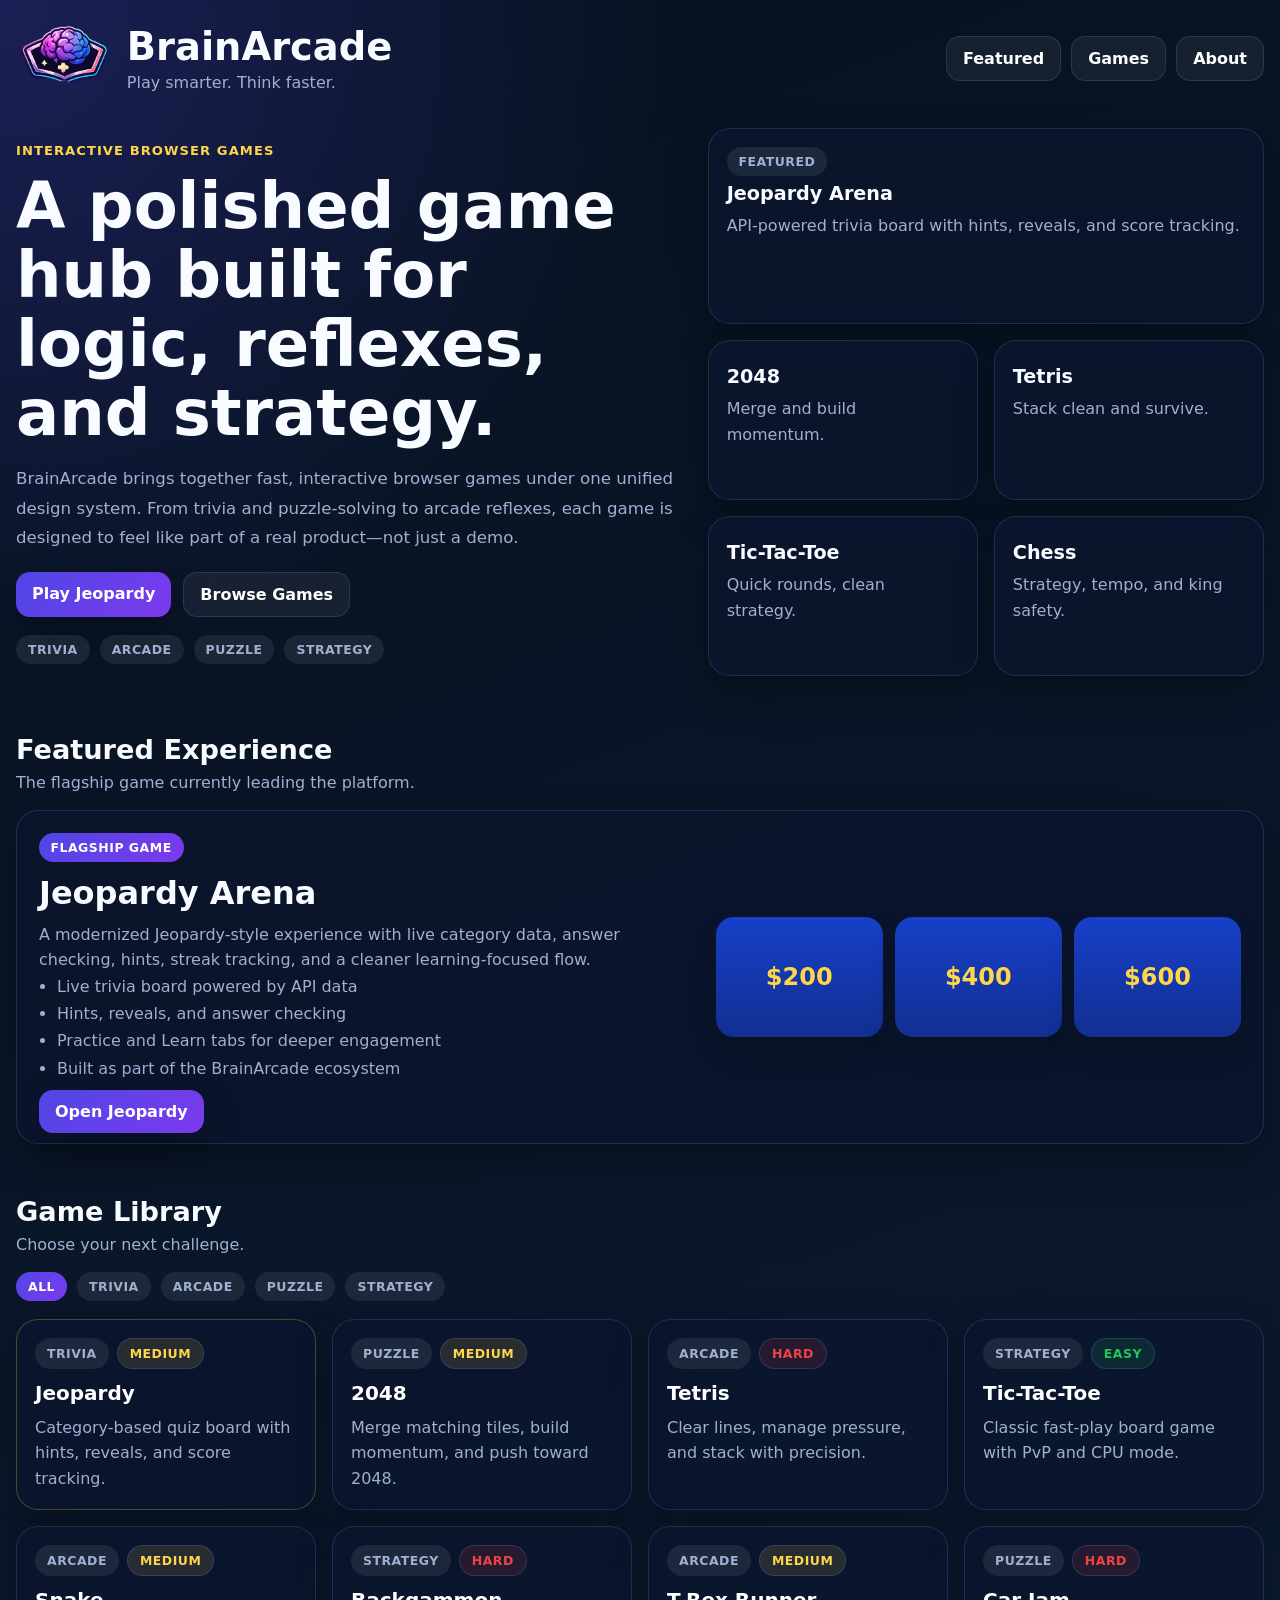
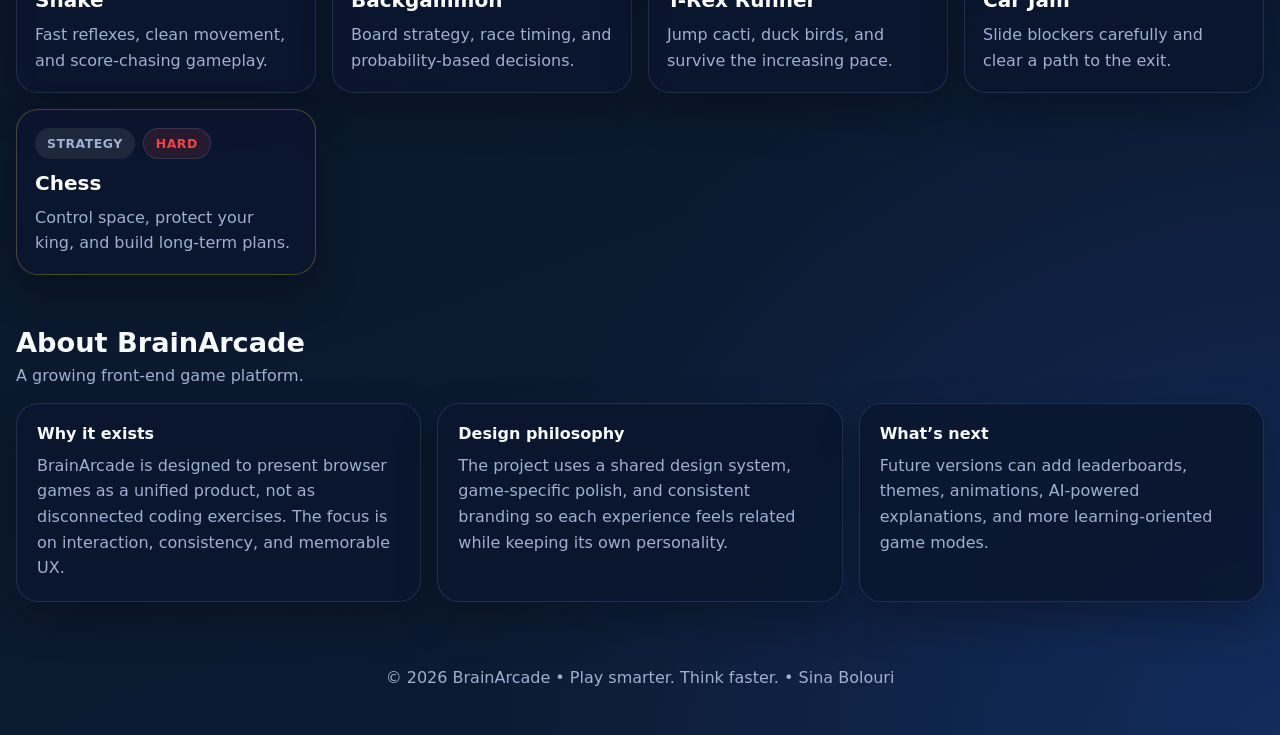
<file: index.html>
<!doctype html>
<html lang="en">
  <head>
    <meta charset="UTF-8" />
    <meta name="viewport" content="width=device-width, initial-scale=1.0" />
    <title>BrainArcade</title>
    <link rel="icon" type="image/png" href="assets/brainarcade-favicon.png" />
    <link rel="stylesheet" href="assets/css/base.css" />
    <link rel="stylesheet" href="hub.css" />
  </head>
  <body>
    <header class="site-header">
      <div class="brand">
        <a href="/" class="logo-link">
          <img
            src="assets/brainarcade-logo.png"
            alt="BrainArcade logo"
            class="site-logo"
          />
        </a>
        <div>
          <h1>BrainArcade</h1>
          <p class="tagline">Play smarter. Think faster.</p>
        </div>
      </div>

      <nav class="top-nav">
        <a href="#featured" class="nav-link">Featured</a>
        <a href="#games" class="nav-link">Games</a>
        <a href="#about" class="nav-link">About</a>
      </nav>
    </header>

    <main class="homepage-shell">
      <section class="hero-section">
        <div class="hero-copy">
          <span class="eyebrow">Interactive Browser Games</span>
          <h2>A polished game hub built for logic, reflexes, and strategy.</h2>
          <p>
            BrainArcade brings together fast, interactive browser games under
            one unified design system. From trivia and puzzle-solving to arcade
            reflexes, each game is designed to feel like part of a real
            product—not just a demo.
          </p>

          <div class="hero-actions">
            <a href="/Jeopardy/" class="primary-btn">Play Jeopardy</a>
            <a href="#games" class="secondary-btn">Browse Games</a>
          </div>

          <div class="hero-badges">
            <span class="badge">Trivia</span>
            <span class="badge">Arcade</span>
            <span class="badge">Puzzle</span>
            <span class="badge">Strategy</span>
          </div>
        </div>

        <div class="hero-visual">
          <div class="visual-card big-card">
            <span class="card-label">Featured</span>
            <strong>Jeopardy Arena</strong>
            <p>
              API-powered trivia board with hints, reveals, and score tracking.
            </p>
          </div>

          <div class="visual-grid">
            <div class="visual-card mini-card">
              <strong>2048</strong>
              <p>Merge and build momentum.</p>
            </div>
            <div class="visual-card mini-card">
              <strong>Tetris</strong>
              <p>Stack clean and survive.</p>
            </div>
            <div class="visual-card mini-card">
              <strong>Tic-Tac-Toe</strong>
              <p>Quick rounds, clean strategy.</p>
            </div>
            <div class="visual-card mini-card">
              <strong>Chess</strong>
              <p>Strategy, tempo, and king safety.</p>
            </div>
          </div>
        </div>
      </section>

      <section id="featured" class="section-block">
        <div class="section-heading">
          <h3>Featured Experience</h3>
          <p>The flagship game currently leading the platform.</p>
        </div>

        <article class="featured-card">
          <div class="featured-copy">
            <span class="badge badge-highlight">Flagship Game</span>
            <h4>Jeopardy Arena</h4>
            <p>
              A modernized Jeopardy-style experience with live category data,
              answer checking, hints, streak tracking, and a cleaner
              learning-focused flow.
            </p>

            <ul class="feature-list">
              <li>Live trivia board powered by API data</li>
              <li>Hints, reveals, and answer checking</li>
              <li>Practice and Learn tabs for deeper engagement</li>
              <li>Built as part of the BrainArcade ecosystem</li>
            </ul>

            <a href="/Jeopardy/" class="primary-btn">Open Jeopardy</a>
          </div>

          <div class="featured-preview">
            <div class="preview-tile">$200</div>
            <div class="preview-tile">$400</div>
            <div class="preview-tile">$600</div>
          </div>
        </article>
      </section>

      <section id="games" class="section-block">
        <div class="section-heading">
          <h3>Game Library</h3>
          <p>Choose your next challenge.</p>
        </div>

        <div class="category-row">
          <span class="category-chip active">All</span>
          <span class="category-chip">Trivia</span>
          <span class="category-chip">Arcade</span>
          <span class="category-chip">Puzzle</span>
          <span class="category-chip">Strategy</span>
        </div>

        <div class="game-grid">
          <a href="/Jeopardy/" class="game-card featured-game">
            <div class="card-badges">
              <span class="game-type">Trivia</span>
              <span class="difficulty medium">Medium</span>
            </div>
            <h4>Jeopardy</h4>
            <p>
              Category-based quiz board with hints, reveals, and score tracking.
            </p>
          </a>

          <a href="/2048/" class="game-card">
            <div class="card-badges">
              <span class="game-type">Puzzle</span>
              <span class="difficulty medium">Medium</span>
            </div>
            <h4>2048</h4>
            <p>Merge matching tiles, build momentum, and push toward 2048.</p>
          </a>

          <a href="/Tetris/" class="game-card">
            <div class="card-badges">
              <span class="game-type">Arcade</span>
              <span class="difficulty hard">Hard</span>
            </div>
            <h4>Tetris</h4>
            <p>Clear lines, manage pressure, and stack with precision.</p>
          </a>

          <a href="/Tic-Tac-Toe/" class="game-card">
            <div class="card-badges">
              <span class="game-type">Strategy</span>
              <span class="difficulty easy">Easy</span>
            </div>
            <h4>Tic-Tac-Toe</h4>
            <p>Classic fast-play board game with PvP and CPU mode.</p>
          </a>

          <a href="/Snake/" class="game-card">
            <div class="card-badges">
              <span class="game-type">Arcade</span>
              <span class="difficulty medium">Medium</span>
            </div>
            <h4>Snake</h4>
            <p>Fast reflexes, clean movement, and score-chasing gameplay.</p>
          </a>

          <a href="/Backgammon/" class="game-card">
            <div class="card-badges">
              <span class="game-type">Strategy</span>
              <span class="difficulty hard">Hard</span>
            </div>
            <h4>Backgammon</h4>
            <p>Board strategy, race timing, and probability-based decisions.</p>
          </a>

          <a href="/T-Rex/" class="game-card">
            <div class="card-badges">
              <span class="game-type">Arcade</span>
              <span class="difficulty medium">Medium</span>
            </div>
            <h4>T-Rex Runner</h4>
            <p>Jump cacti, duck birds, and survive the increasing pace.</p>
          </a>

          <a href="/Car-Jam/" class="game-card">
            <div class="card-badges">
              <span class="game-type">Puzzle</span>
              <span class="difficulty hard">Hard</span>
            </div>
            <h4>Car Jam</h4>
            <p>Slide blockers carefully and clear a path to the exit.</p>
          </a>

          <a href="/Chess/" class="game-card featured-game">
            <div class="card-badges">
              <span class="game-type">Strategy</span>
              <span class="difficulty hard">Hard</span>
            </div>
            <h4>Chess</h4>
            <p>Control space, protect your king, and build long-term plans.</p>
          </a>
        </div>
      </section>

      <section id="about" class="section-block">
        <div class="section-heading">
          <h3>About BrainArcade</h3>
          <p>A growing front-end game platform.</p>
        </div>

        <div class="about-grid">
          <article class="about-card">
            <h4>Why it exists</h4>
            <p>
              BrainArcade is designed to present browser games as a unified
              product, not as disconnected coding exercises. The focus is on
              interaction, consistency, and memorable UX.
            </p>
          </article>

          <article class="about-card">
            <h4>Design philosophy</h4>
            <p>
              The project uses a shared design system, game-specific polish, and
              consistent branding so each experience feels related while keeping
              its own personality.
            </p>
          </article>

          <article class="about-card">
            <h4>What’s next</h4>
            <p>
              Future versions can add leaderboards, themes, animations,
              AI-powered explanations, and more learning-oriented game modes.
            </p>
          </article>
        </div>
      </section>
    </main>

    <footer class="site-footer">
      <p>© 2026 BrainArcade • Play smarter. Think faster. • Sina Bolouri</p>
    </footer>
  </body>
</html>
</file>
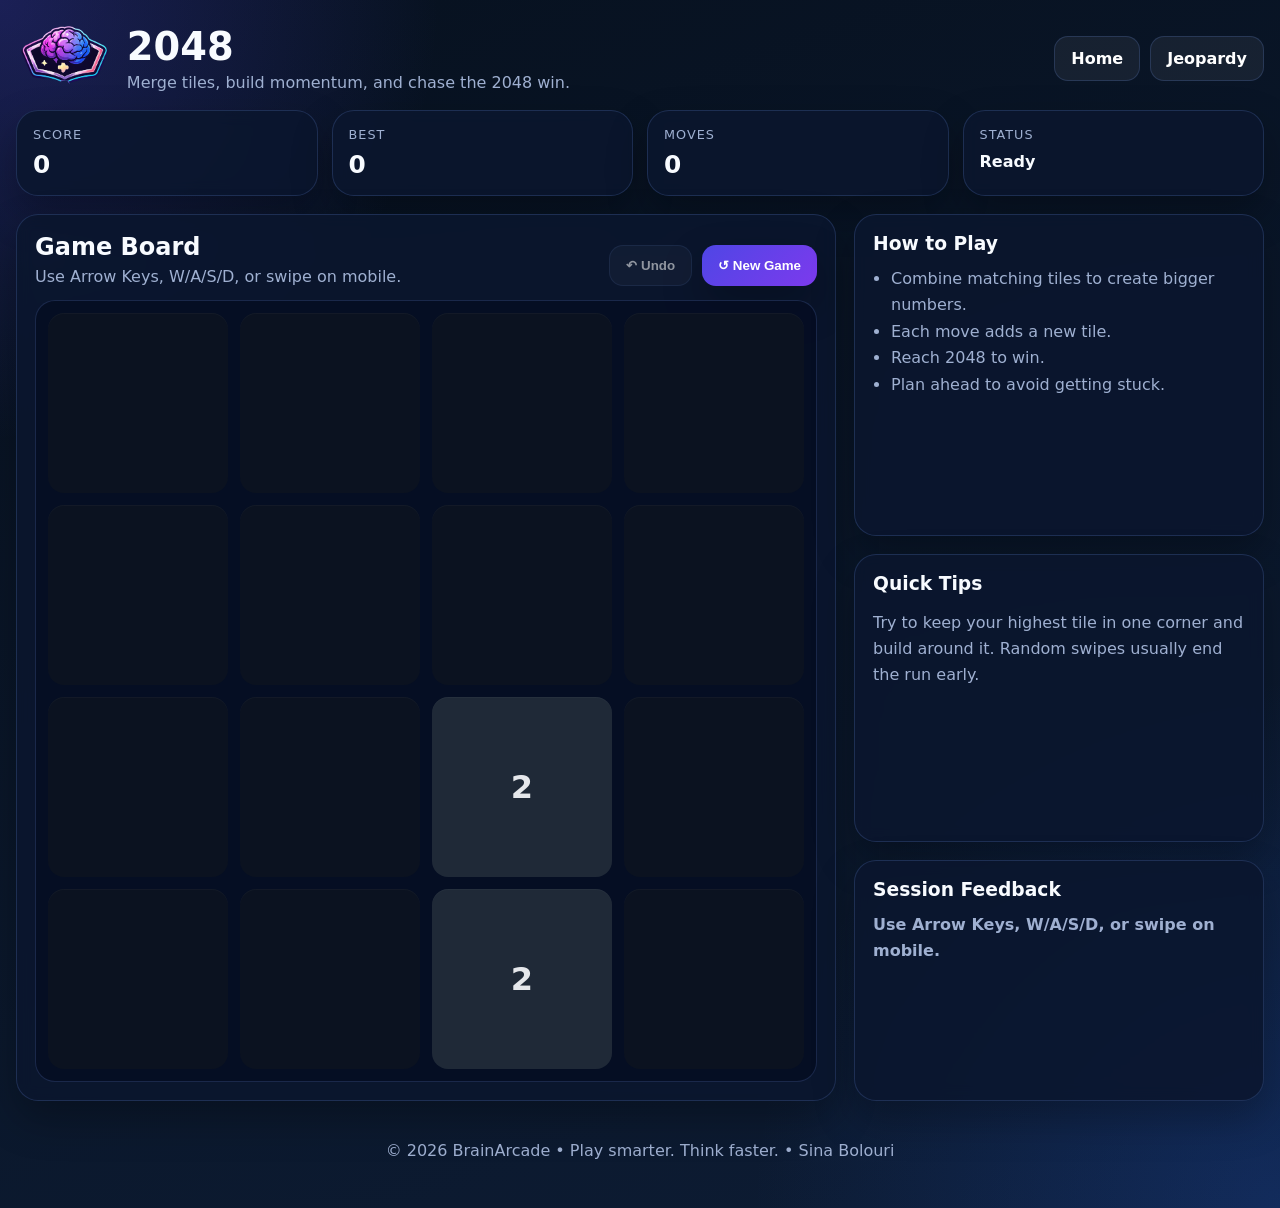
<file: 2048/index.html>
<!doctype html>
<html lang="en">
  <head>
    <meta charset="utf-8" />
    <meta name="viewport" content="width=device-width, initial-scale=1" />
    <title>BrainArcade • 2048</title>
    <link rel="stylesheet" href="styles.css" />
    <link rel="stylesheet" href="../assets/css/base.css" />
    <link
      rel="icon"
      type="image/png"
      href="../assets/brainarcade-favicon.png"
    />
  </head>
  <body>
    <header class="site-header">
      <div class="brand">
        <div class="brand">
          <a href="/" class="logo-link">
            <img
              src="../assets/brainarcade-logo.png"
              alt="BrainArcade logo"
              class="site-logo"
            />
          </a>
        </div>
        <div>
          <h1>2048</h1>
          <p>Merge tiles, build momentum, and chase the 2048 win.</p>
        </div>
      </div>

      <nav class="top-nav">
        <a href="/" class="nav-link">Home</a>
        <a href="/Jeopardy/" class="nav-link">Jeopardy</a>
      </nav>
    </header>

    <main class="game-shell">
      <section class="topbar">
        <div class="stat-card">
          <span class="stat-label">Score</span>
          <span class="stat-value" id="score">0</span>
        </div>
        <div class="stat-card">
          <span class="stat-label">Best</span>
          <span class="stat-value" id="best">0</span>
        </div>
        <div class="stat-card">
          <span class="stat-label">Moves</span>
          <span class="stat-value" id="moves">0</span>
        </div>
        <div class="stat-card">
          <span class="stat-label">Status</span>
          <span class="stat-value small" id="status">Ready</span>
        </div>
      </section>

      <section class="content-grid">
        <section class="board-panel">
          <div class="panel-header">
            <div>
              <h2>Game Board</h2>
              <p>Use Arrow Keys, W/A/S/D, or swipe on mobile.</p>
            </div>

            <div class="panel-actions">
              <button id="undo" class="secondary-btn" disabled>↶ Undo</button>
              <button id="new" class="primary-btn">↺ New Game</button>
            </div>
          </div>

          <div class="board-wrap">
            <div id="board" aria-label="2048 board" role="grid"></div>

            <div id="overlay" class="overlay hidden">
              <div class="overlay-card">
                <h3 id="overlay-title">You Win!</h3>
                <p id="overlay-message">Keep going or start a fresh run.</p>
                <div class="overlay-actions">
                  <button id="continue-btn" class="secondary-btn">
                    Keep Going
                  </button>
                  <button id="restart-btn" class="primary-btn">New Game</button>
                </div>
              </div>
            </div>
          </div>
        </section>

        <aside class="side-panel">
          <div class="info-card">
            <h3>How to Play</h3>
            <ul>
              <li>Combine matching tiles to create bigger numbers.</li>
              <li>Each move adds a new tile.</li>
              <li>Reach 2048 to win.</li>
              <li>Plan ahead to avoid getting stuck.</li>
            </ul>
          </div>

          <div class="info-card">
            <h3>Quick Tips</h3>
            <p>
              Try to keep your highest tile in one corner and build around it.
              Random swipes usually end the run early.
            </p>
          </div>

          <div class="info-card">
            <h3>Session Feedback</h3>
            <div id="feedback" class="feedback">
              Start a new round and build your chain.
            </div>
          </div>
        </aside>
      </section>
    </main>

    <footer class="site-footer">
      <p>© 2026 BrainArcade • Play smarter. Think faster. • Sina Bolouri</p>
    </footer>

    <script src="app.js"></script>
  </body>
</html>
</file>
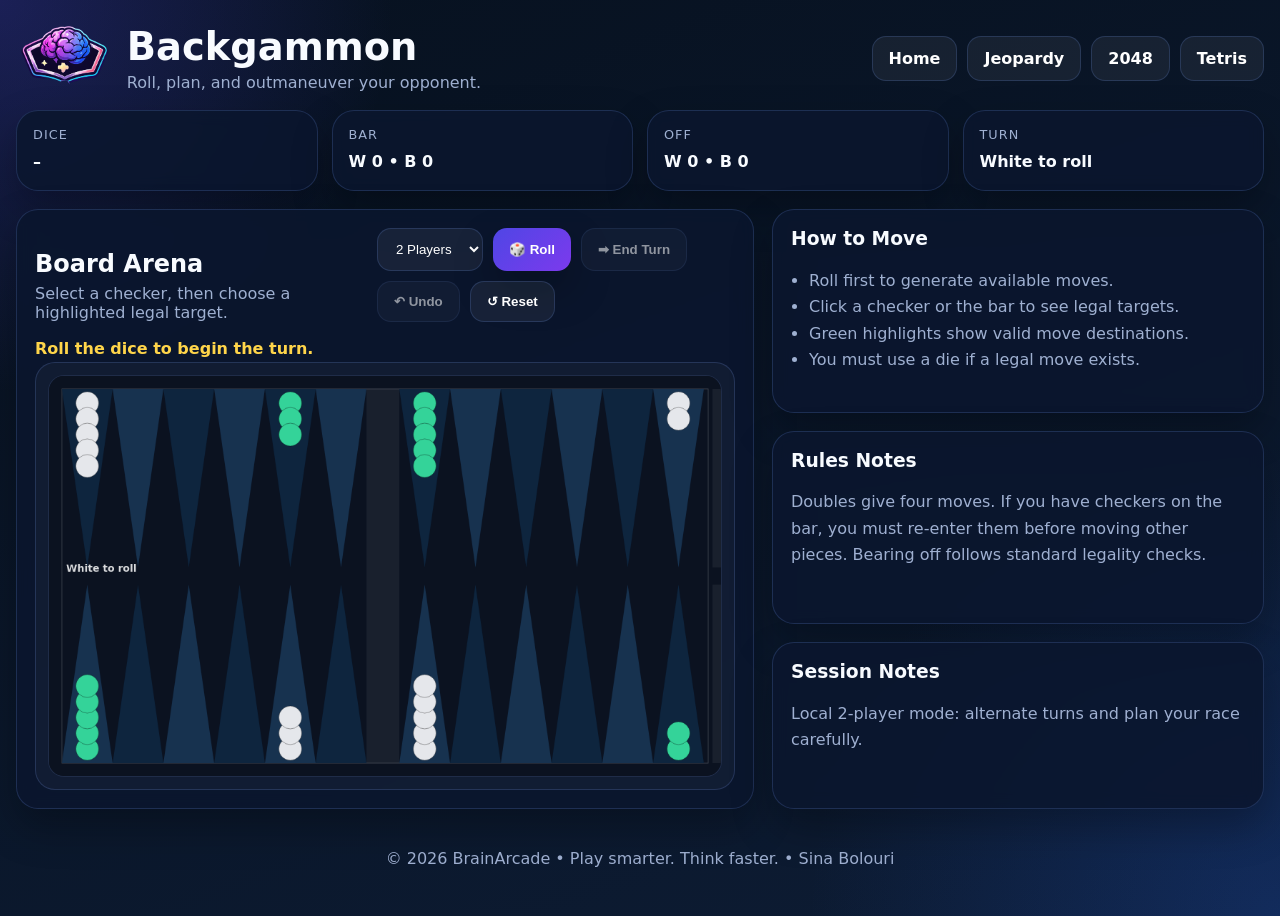
<file: Backgammon/index.html>
<!doctype html>
<html lang="en">
  <head>
    <meta charset="utf-8" />
    <meta name="viewport" content="width=device-width, initial-scale=1" />
    <title>BrainArcade • Backgammon</title>
    <link
      rel="icon"
      type="image/png"
      href="../assets/brainarcade-favicon.png"
    />
    <link rel="stylesheet" href="../assets/css/base.css" />
    <link rel="stylesheet" href="styles.css" />
  </head>
  <body>
    <header class="site-header">
      <div class="brand">
        <a href="/" class="logo-link">
          <img
            src="../assets/brainarcade-logo.png"
            alt="BrainArcade logo"
            class="site-logo"
          />
        </a>
        <div>
          <h1>Backgammon</h1>
          <p>Roll, plan, and outmaneuver your opponent.</p>
        </div>
      </div>

      <nav class="top-nav">
        <a href="/" class="nav-link">Home</a>
        <a href="/Jeopardy/" class="nav-link">Jeopardy</a>
        <a href="/2048/" class="nav-link">2048</a>
        <a href="/Tetris/" class="nav-link">Tetris</a>
      </nav>
    </header>

    <main class="game-shell">
      <section class="topbar">
        <div class="stat-card">
          <span class="stat-label">Dice</span>
          <span class="stat-value small" id="dice">–</span>
        </div>
        <div class="stat-card">
          <span class="stat-label">Bar</span>
          <span class="stat-value small"
            >W <span id="barW">0</span> • B <span id="barB">0</span></span
          >
        </div>
        <div class="stat-card">
          <span class="stat-label">Off</span>
          <span class="stat-value small"
            >W <span id="offW">0</span> • B <span id="offB">0</span></span
          >
        </div>
        <div class="stat-card">
          <span class="stat-label">Turn</span>
          <span class="stat-value small" id="status">White to roll</span>
        </div>
      </section>

      <section class="content-grid">
        <section class="board-panel">
          <div class="panel-header">
            <div>
              <h2>Board Arena</h2>
              <p>Select a checker, then choose a highlighted legal target.</p>
            </div>

            <div class="panel-actions">
              <select id="mode-select" class="select-control">
                <option value="pvp">2 Players</option>
                <option value="cpu">Vs CPU</option>
              </select>
              <button id="roll" class="primary-btn">🎲 Roll</button>
              <button id="end" class="secondary-btn" disabled>
                ➡ End Turn
              </button>
              <button id="undo" class="secondary-btn" disabled>↶ Undo</button>
              <button id="reset" class="secondary-btn">↺ Reset</button>
            </div>
          </div>

          <div id="feedback" class="feedback warning">
            Roll the dice to begin the turn.
          </div>

          <div class="board-wrap">
            <canvas
              id="game"
              width="940"
              height="560"
              aria-label="Backgammon board"
              role="img"
            ></canvas>
          </div>
        </section>

        <aside class="side-panel">
          <div class="info-card">
            <h3>How to Move</h3>
            <ul>
              <li>Roll first to generate available moves.</li>
              <li>Click a checker or the bar to see legal targets.</li>
              <li>Green highlights show valid move destinations.</li>
              <li>You must use a die if a legal move exists.</li>
            </ul>
          </div>

          <div class="info-card">
            <h3>Rules Notes</h3>
            <p>
              Doubles give four moves. If you have checkers on the bar, you must
              re-enter them before moving other pieces. Bearing off follows
              standard legality checks.
            </p>
          </div>

          <div class="info-card">
            <h3>Session Notes</h3>
            <p id="session-note">
              Focus on escaping the back checkers without exposing too many
              blots.
            </p>
          </div>
        </aside>
      </section>
    </main>

    <footer class="site-footer">
      <p>© 2026 BrainArcade • Play smarter. Think faster. • Sina Bolouri</p>
    </footer>

    <script src="app.js"></script>
  </body>
</html>
</file>
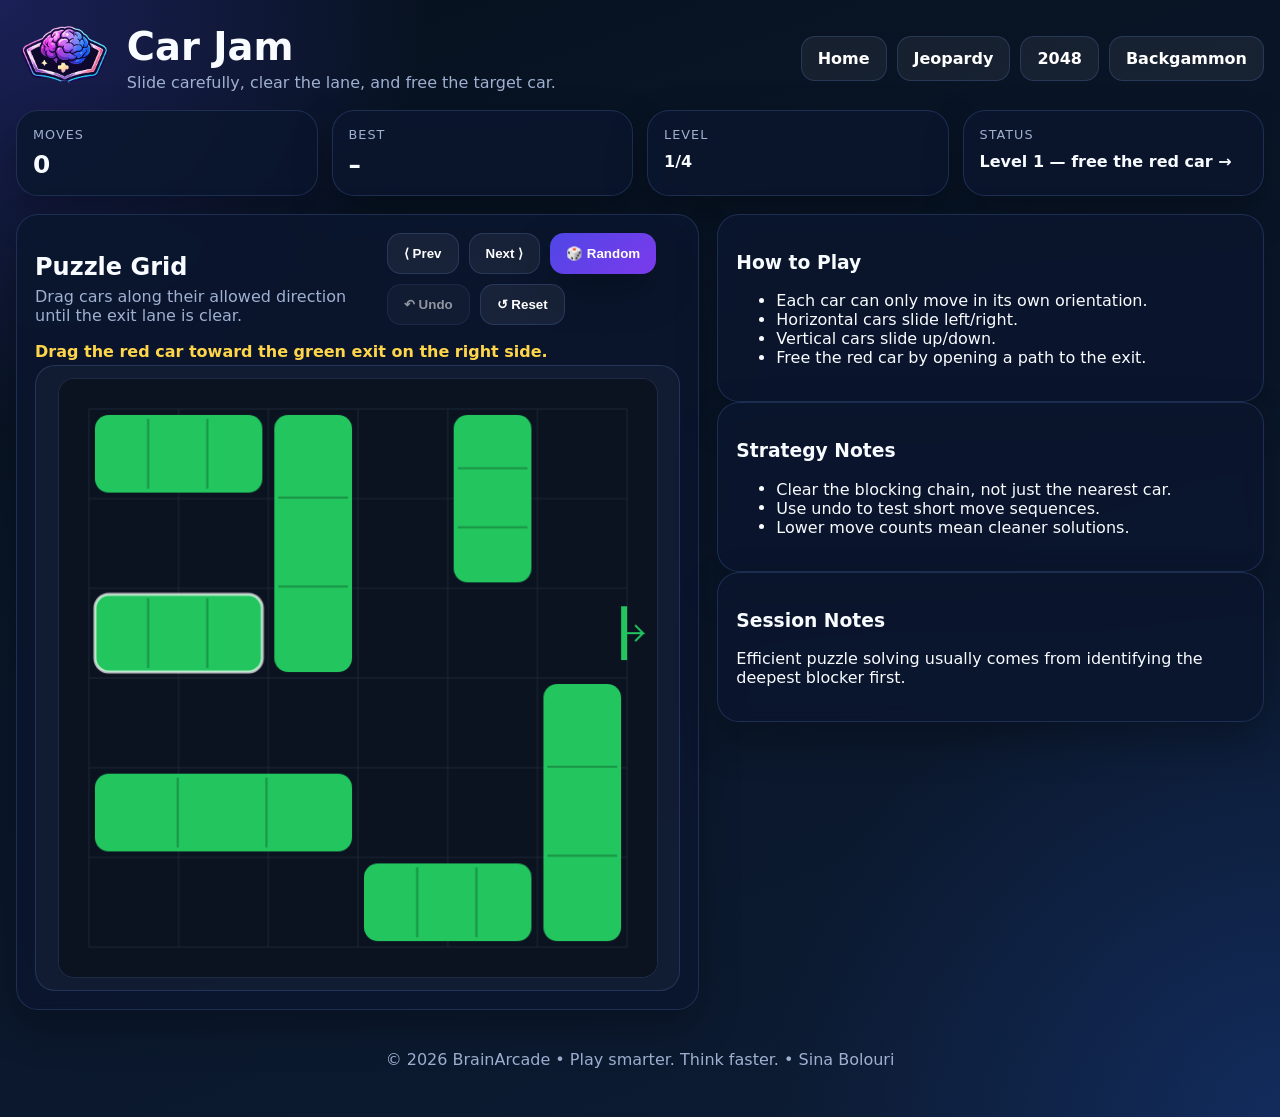
<file: Car-Jam/index.html>
<!doctype html>
<html lang="en">
  <head>
    <meta charset="utf-8" />
    <meta name="viewport" content="width=device-width, initial-scale=1" />
    <title>BrainArcade • Car Jam</title>
    <link
      rel="icon"
      type="image/png"
      href="../assets/brainarcade-favicon.png"
    />
    <link rel="stylesheet" href="../assets/css/base.css" />
    <link rel="stylesheet" href="styles.css" />
  </head>
  <body>
    <header class="site-header">
      <div class="brand">
        <a href="/" class="logo-link">
          <img
            src="../assets/brainarcade-logo.png"
            alt="BrainArcade logo"
            class="site-logo"
          />
        </a>
        <div>
          <h1>Car Jam</h1>
          <p>Slide carefully, clear the lane, and free the target car.</p>
        </div>
      </div>

      <nav class="top-nav">
        <a href="/" class="nav-link">Home</a>
        <a href="/Jeopardy/" class="nav-link">Jeopardy</a>
        <a href="/2048/" class="nav-link">2048</a>
        <a href="/Backgammon/" class="nav-link">Backgammon</a>
      </nav>
    </header>

    <main class="game-shell">
      <section class="topbar">
        <div class="stat-card">
          <span class="stat-label">Moves</span>
          <span class="stat-value" id="moves">0</span>
        </div>
        <div class="stat-card">
          <span class="stat-label">Best</span>
          <span class="stat-value" id="best">–</span>
        </div>
        <div class="stat-card">
          <span class="stat-label">Level</span>
          <span class="stat-value small"
            ><span id="lvl">1</span>/<span id="lvltotal">1</span></span
          >
        </div>
        <div class="stat-card">
          <span class="stat-label">Status</span>
          <span class="stat-value small" id="status"
            >Level 1 — free the red car →</span
          >
        </div>
      </section>

      <section class="content-grid carjam-layout">
        <section class="board-panel">
          <div class="panel-header">
            <div>
              <h2>Puzzle Grid</h2>
              <p>
                Drag cars along their allowed direction until the exit lane is
                clear.
              </p>
            </div>

            <div class="panel-actions">
              <button id="prev" class="secondary-btn">⟨ Prev</button>
              <button id="next" class="secondary-btn">Next ⟩</button>
              <button id="rand" class="primary-btn">🎲 Random</button>
              <button id="undo" class="secondary-btn" disabled>↶ Undo</button>
              <button id="reset" class="secondary-btn">↺ Reset</button>
            </div>
          </div>

          <div id="feedback" class="feedback warning">
            Drag the red car toward the green exit on the right side.
          </div>

          <div class="canvas-wrap">
            <canvas
              id="game"
              width="600"
              height="600"
              aria-label="Car Jam puzzle"
              role="img"
            ></canvas>
          </div>
        </section>

        <aside class="side-panel">
          <div class="info-card">
            <h3>How to Play</h3>
            <ul>
              <li>Each car can only move in its own orientation.</li>
              <li>Horizontal cars slide left/right.</li>
              <li>Vertical cars slide up/down.</li>
              <li>Free the red car by opening a path to the exit.</li>
            </ul>
          </div>

          <div class="info-card">
            <h3>Strategy Notes</h3>
            <ul>
              <li>Clear the blocking chain, not just the nearest car.</li>
              <li>Use undo to test short move sequences.</li>
              <li>Lower move counts mean cleaner solutions.</li>
            </ul>
          </div>

          <div class="info-card">
            <h3>Session Notes</h3>
            <p id="session-note">
              Efficient puzzle solving usually comes from identifying the
              deepest blocker first.
            </p>
          </div>
        </aside>
      </section>
    </main>

    <footer class="site-footer">
      <p>© 2026 BrainArcade • Play smarter. Think faster. • Sina Bolouri</p>
    </footer>

    <script src="app.js"></script>
  </body>
</html>
</file>
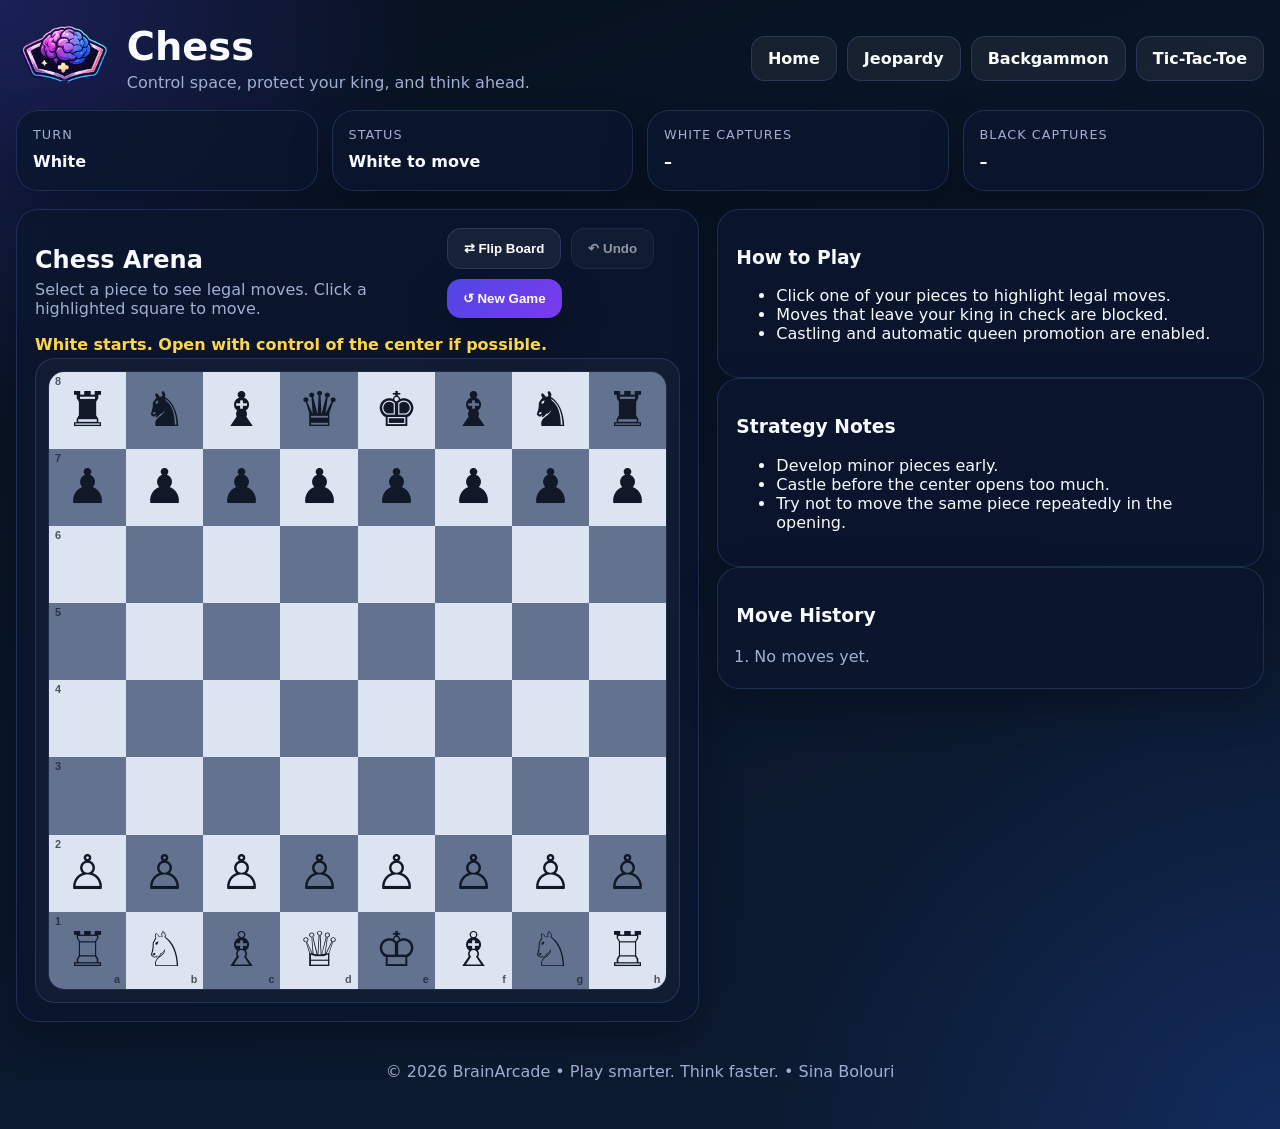
<file: Chess/index.html>
<!doctype html>
<html lang="en">
  <head>
    <meta charset="utf-8" />
    <meta name="viewport" content="width=device-width, initial-scale=1" />
    <title>BrainArcade • Chess</title>
    <link
      rel="icon"
      type="image/png"
      href="../assets/brainarcade-favicon.png"
    />
    <link rel="stylesheet" href="../assets/css/base.css" />
    <link rel="stylesheet" href="styles.css" />
  </head>
  <body>
    <header class="site-header">
      <div class="brand">
        <a href="/" class="logo-link">
          <img
            src="../assets/brainarcade-logo.png"
            alt="BrainArcade logo"
            class="site-logo"
          />
        </a>
        <div>
          <h1>Chess</h1>
          <p>Control space, protect your king, and think ahead.</p>
        </div>
      </div>

      <nav class="top-nav">
        <a href="/" class="nav-link">Home</a>
        <a href="/Jeopardy/" class="nav-link">Jeopardy</a>
        <a href="/Backgammon/" class="nav-link">Backgammon</a>
        <a href="/Tic-Tac-Toe/" class="nav-link">Tic-Tac-Toe</a>
      </nav>
    </header>

    <main class="game-shell">
      <section class="topbar">
        <div class="stat-card">
          <span class="stat-label">Turn</span>
          <span class="stat-value small" id="turn-label">White</span>
        </div>
        <div class="stat-card">
          <span class="stat-label">Status</span>
          <span class="stat-value small" id="status">White to move</span>
        </div>
        <div class="stat-card">
          <span class="stat-label">White Captures</span>
          <span class="stat-value small" id="white-captures">–</span>
        </div>
        <div class="stat-card">
          <span class="stat-label">Black Captures</span>
          <span class="stat-value small" id="black-captures">–</span>
        </div>
      </section>

      <section class="content-grid chess-layout">
        <section class="board-panel">
          <div class="panel-header">
            <div>
              <h2>Chess Arena</h2>
              <p>
                Select a piece to see legal moves. Click a highlighted square to
                move.
              </p>
            </div>

            <div class="panel-actions">
              <button id="flip-board" class="secondary-btn">
                ⇄ Flip Board
              </button>
              <button id="undo-move" class="secondary-btn" disabled>
                ↶ Undo
              </button>
              <button id="reset-game" class="primary-btn">↺ New Game</button>
            </div>
          </div>

          <div id="feedback" class="feedback warning">
            White starts. Open with control of the center if possible.
          </div>

          <div class="board-wrap">
            <div
              id="board"
              class="chess-board"
              aria-label="Chess board"
              role="grid"
            ></div>
          </div>
        </section>

        <aside class="side-panel">
          <div class="info-card">
            <h3>How to Play</h3>
            <ul>
              <li>Click one of your pieces to highlight legal moves.</li>
              <li>Moves that leave your king in check are blocked.</li>
              <li>Castling and automatic queen promotion are enabled.</li>
            </ul>
          </div>

          <div class="info-card">
            <h3>Strategy Notes</h3>
            <ul>
              <li>Develop minor pieces early.</li>
              <li>Castle before the center opens too much.</li>
              <li>Try not to move the same piece repeatedly in the opening.</li>
            </ul>
          </div>

          <div class="info-card">
            <h3>Move History</h3>
            <ol id="move-history" class="move-history">
              <li>No moves yet.</li>
            </ol>
          </div>
        </aside>
        <div
          id="promotion-modal"
          class="promotion-modal hidden"
          aria-hidden="true"
        >
          <div class="promotion-card">
            <h3>Choose Promotion</h3>
            <p>Select the piece for your pawn.</p>
            <div class="promotion-options">
              <button class="promotion-btn" data-piece="q">Queen</button>
              <button class="promotion-btn" data-piece="r">Rook</button>
              <button class="promotion-btn" data-piece="b">Bishop</button>
              <button class="promotion-btn" data-piece="n">Knight</button>
            </div>
          </div>
        </div>
      </section>
    </main>

    <footer class="site-footer">
      <p>© 2026 BrainArcade • Play smarter. Think faster. • Sina Bolouri</p>
    </footer>

    <script src="app.js"></script>
  </body>
</html>
</file>
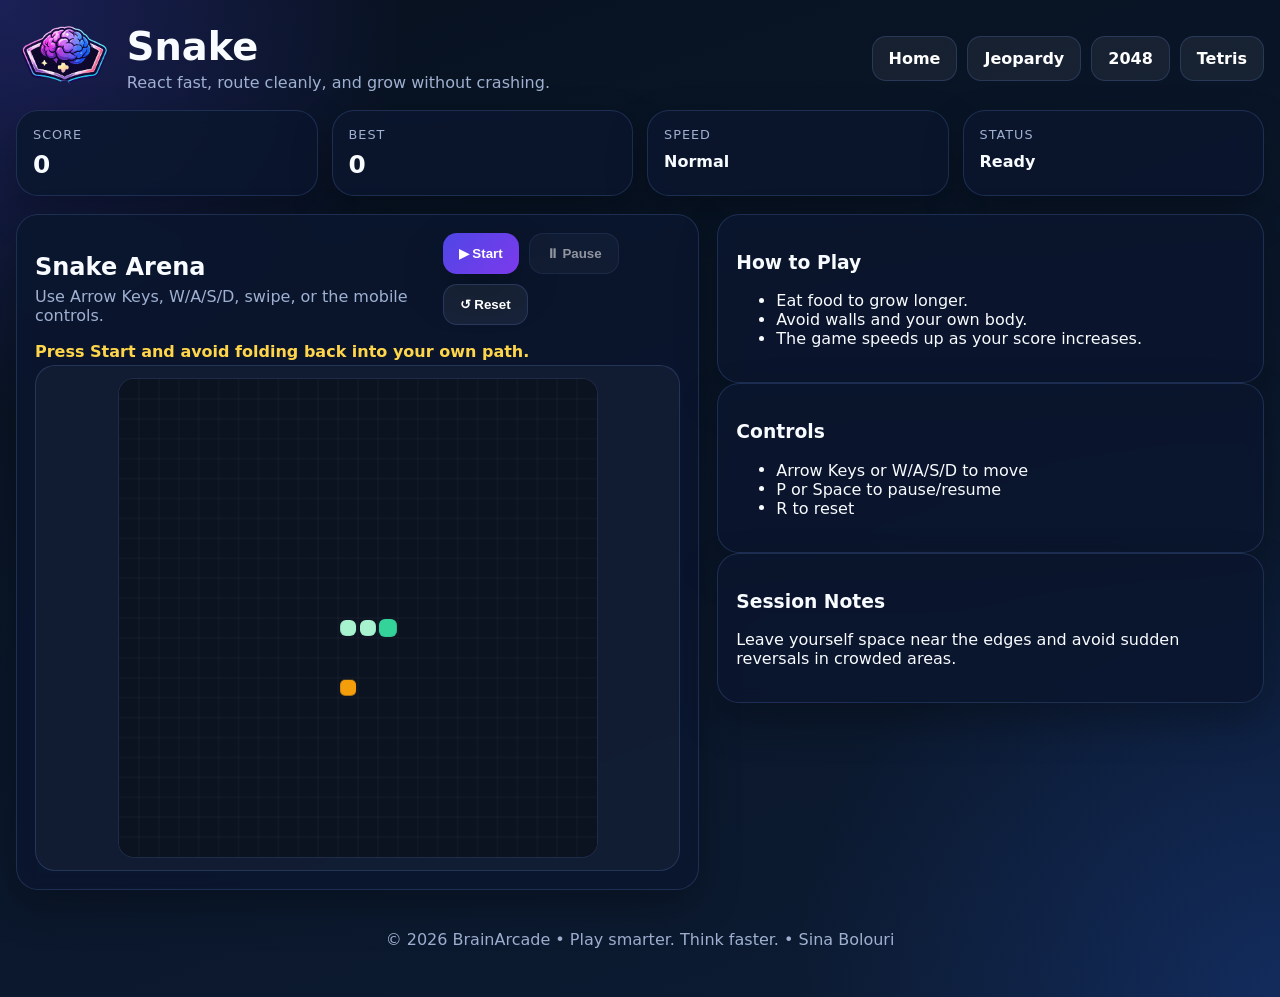
<file: Snake/index.html>
<!doctype html>
<html lang="en">
  <head>
    <meta charset="utf-8" />
    <meta name="viewport" content="width=device-width, initial-scale=1" />
    <title>BrainArcade • Snake</title>
    <link
      rel="icon"
      type="image/png"
      href="../assets/brainarcade-favicon.png"
    />
    <link rel="stylesheet" href="../assets/css/base.css" />
    <link rel="stylesheet" href="styles.css" />
  </head>
  <body>
    <header class="site-header">
      <div class="brand">
        <a href="/" class="logo-link">
          <img
            src="../assets/brainarcade-logo.png"
            alt="BrainArcade logo"
            class="site-logo"
          />
        </a>
        <div>
          <h1>Snake</h1>
          <p>React fast, route cleanly, and grow without crashing.</p>
        </div>
      </div>

      <nav class="top-nav">
        <a href="/" class="nav-link">Home</a>
        <a href="/Jeopardy/" class="nav-link">Jeopardy</a>
        <a href="/2048/" class="nav-link">2048</a>
        <a href="/Tetris/" class="nav-link">Tetris</a>
      </nav>
    </header>

    <main class="game-shell">
      <section class="topbar">
        <div class="stat-card">
          <span class="stat-label">Score</span>
          <span class="stat-value" id="score">0</span>
        </div>
        <div class="stat-card">
          <span class="stat-label">Best</span>
          <span class="stat-value" id="best">0</span>
        </div>
        <div class="stat-card">
          <span class="stat-label">Speed</span>
          <span class="stat-value small" id="speed-label">Normal</span>
        </div>
        <div class="stat-card">
          <span class="stat-label">Status</span>
          <span class="stat-value small" id="status">Ready</span>
        </div>
      </section>

      <section class="content-grid snake-layout">
        <section class="board-panel">
          <div class="panel-header">
            <div>
              <h2>Snake Arena</h2>
              <p>Use Arrow Keys, W/A/S/D, swipe, or the mobile controls.</p>
            </div>

            <div class="panel-actions">
              <button id="start" class="primary-btn" type="button">
                ▶ Start
              </button>
              <button id="pause" class="secondary-btn" type="button" disabled>
                ⏸ Pause
              </button>
              <button id="reset" class="secondary-btn" type="button">
                ↺ Reset
              </button>
            </div>
          </div>

          <div id="feedback" class="feedback warning">
            Start the game and avoid trapping yourself in tight loops.
          </div>

          <div class="canvas-wrap">
            <canvas
              id="canvas"
              width="480"
              height="480"
              aria-label="Snake game"
              role="img"
            ></canvas>
          </div>

          <div class="dpad" id="dpad" aria-label="Direction pad">
            <div class="spacer"></div>
            <button id="btn-up" class="secondary-btn padbtn">▲</button>
            <div class="spacer"></div>

            <button id="btn-left" class="secondary-btn padbtn">◀</button>
            <div class="spacer"></div>
            <button id="btn-right" class="secondary-btn padbtn">▶</button>

            <div class="spacer"></div>
            <button id="btn-down" class="secondary-btn padbtn">▼</button>
            <div class="spacer"></div>
          </div>
        </section>

        <aside class="side-panel">
          <div class="info-card">
            <h3>How to Play</h3>
            <ul>
              <li>Eat food to grow longer.</li>
              <li>Avoid walls and your own body.</li>
              <li>The game speeds up as your score increases.</li>
            </ul>
          </div>

          <div class="info-card">
            <h3>Controls</h3>
            <ul>
              <li>Arrow Keys or W/A/S/D to move</li>
              <li>P or Space to pause/resume</li>
              <li>R to reset</li>
            </ul>
          </div>

          <div class="info-card">
            <h3>Session Notes</h3>
            <p id="session-note">
              Leave yourself space near the edges and avoid sudden reversals in
              crowded areas.
            </p>
          </div>
        </aside>
      </section>
    </main>

    <footer class="site-footer">
      <p>© 2026 BrainArcade • Play smarter. Think faster. • Sina Bolouri</p>
    </footer>

    <script src="app.js"></script>
  </body>
</html>
</file>
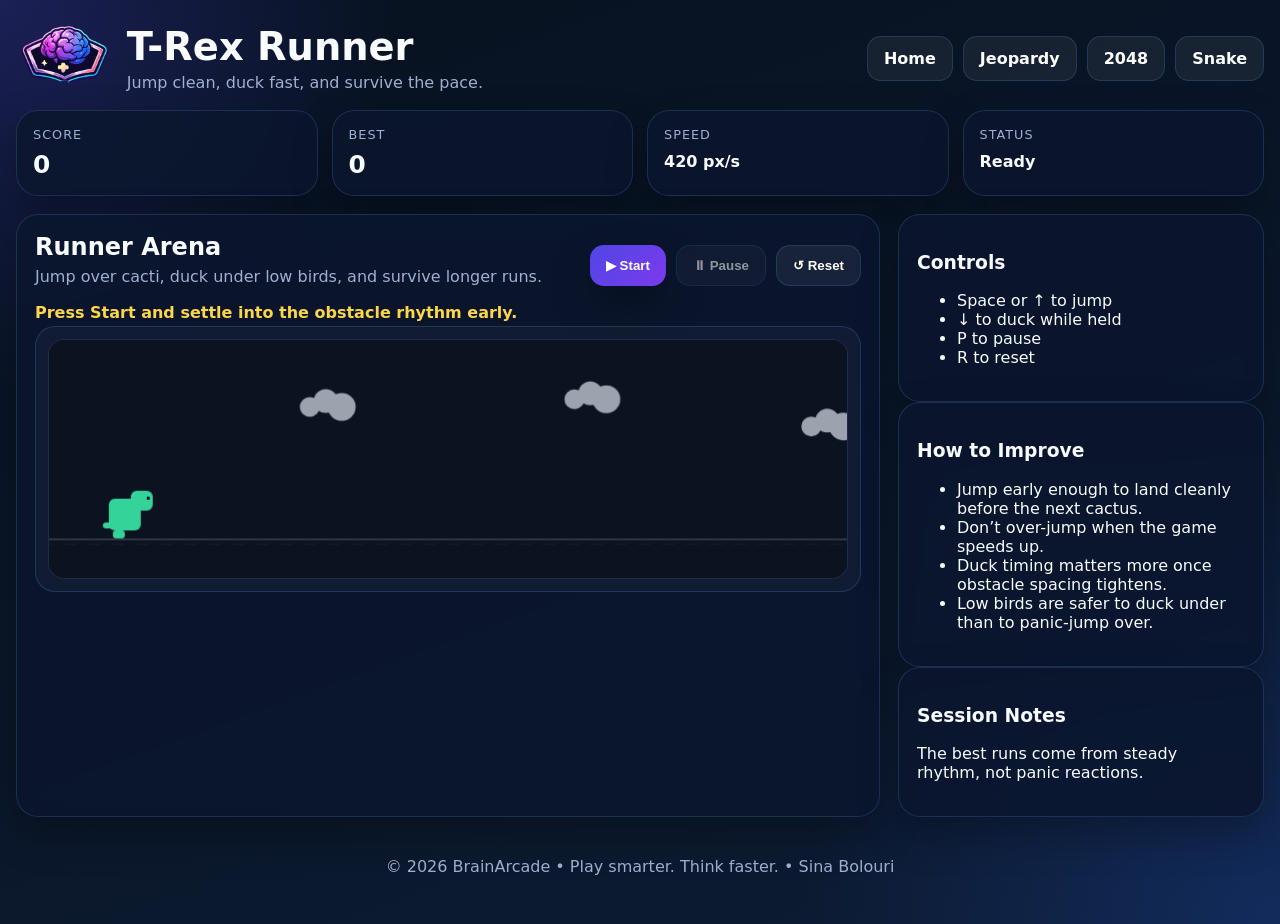
<file: T-Rex/index.html>
<!doctype html>
<html lang="en">
  <head>
    <meta charset="utf-8" />
    <meta name="viewport" content="width=device-width, initial-scale=1" />
    <title>BrainArcade • T-Rex Runner</title>
    <link
      rel="icon"
      type="image/png"
      href="../assets/brainarcade-favicon.png"
    />
    <link rel="stylesheet" href="../assets/css/base.css" />
    <link rel="stylesheet" href="styles.css" />
  </head>
  <body>
    <header class="site-header">
      <div class="brand">
        <a href="/" class="logo-link">
          <img
            src="../assets/brainarcade-logo.png"
            alt="BrainArcade logo"
            class="site-logo"
          />
        </a>
        <div>
          <h1>T-Rex Runner</h1>
          <p>Jump clean, duck fast, and survive the pace.</p>
        </div>
      </div>

      <nav class="top-nav">
        <a href="/" class="nav-link">Home</a>
        <a href="/Jeopardy/" class="nav-link">Jeopardy</a>
        <a href="/2048/" class="nav-link">2048</a>
        <a href="/Snake/" class="nav-link">Snake</a>
      </nav>
    </header>

    <main class="game-shell">
      <section class="topbar">
        <div class="stat-card">
          <span class="stat-label">Score</span>
          <span class="stat-value" id="score">0</span>
        </div>
        <div class="stat-card">
          <span class="stat-label">Best</span>
          <span class="stat-value" id="best">0</span>
        </div>
        <div class="stat-card">
          <span class="stat-label">Speed</span>
          <span class="stat-value small"><span id="spd">0</span> px/s</span>
        </div>
        <div class="stat-card">
          <span class="stat-label">Status</span>
          <span class="stat-value small" id="status">Ready</span>
        </div>
      </section>

      <section class="content-grid trex-layout">
        <section class="board-panel">
          <div class="panel-header">
            <div>
              <h2>Runner Arena</h2>
              <p>
                Jump over cacti, duck under low birds, and survive longer runs.
              </p>
            </div>

            <div class="panel-actions">
              <button id="start" class="primary-btn">▶ Start</button>
              <button id="pause" class="secondary-btn" disabled>⏸ Pause</button>
              <button id="reset" class="secondary-btn">↺ Reset</button>
            </div>
          </div>

          <div id="feedback" class="feedback warning">
            Start the run and settle into the obstacle rhythm early.
          </div>

          <div class="canvas-wrap">
            <canvas
              id="canvas"
              width="800"
              height="240"
              aria-label="T-Rex desert"
              role="img"
            ></canvas>
          </div>

          <div class="controls-mobile">
            <button id="m-jump" class="primary-btn">⤒ Jump</button>
            <button id="m-duck" class="secondary-btn">⇣ Duck (hold)</button>
          </div>
        </section>

        <aside class="side-panel">
          <div class="info-card">
            <h3>Controls</h3>
            <ul>
              <li>Space or ↑ to jump</li>
              <li>↓ to duck while held</li>
              <li>P to pause</li>
              <li>R to reset</li>
            </ul>
          </div>

          <div class="info-card">
            <h3>How to Improve</h3>
            <ul>
              <li>Jump early enough to land cleanly before the next cactus.</li>
              <li>Don’t over-jump when the game speeds up.</li>
              <li>Duck timing matters more once obstacle spacing tightens.</li>
              <li>
                Low birds are safer to duck under than to panic-jump over.
              </li>
            </ul>
          </div>

          <div class="info-card">
            <h3>Session Notes</h3>
            <p id="session-note">
              The best runs come from steady rhythm, not panic reactions.
            </p>
          </div>
        </aside>
      </section>
    </main>

    <footer class="site-footer">
      <p>© 2026 BrainArcade • Play smarter. Think faster. • Sina Bolouri</p>
    </footer>

    <script src="app.js"></script>
  </body>
</html>
</file>
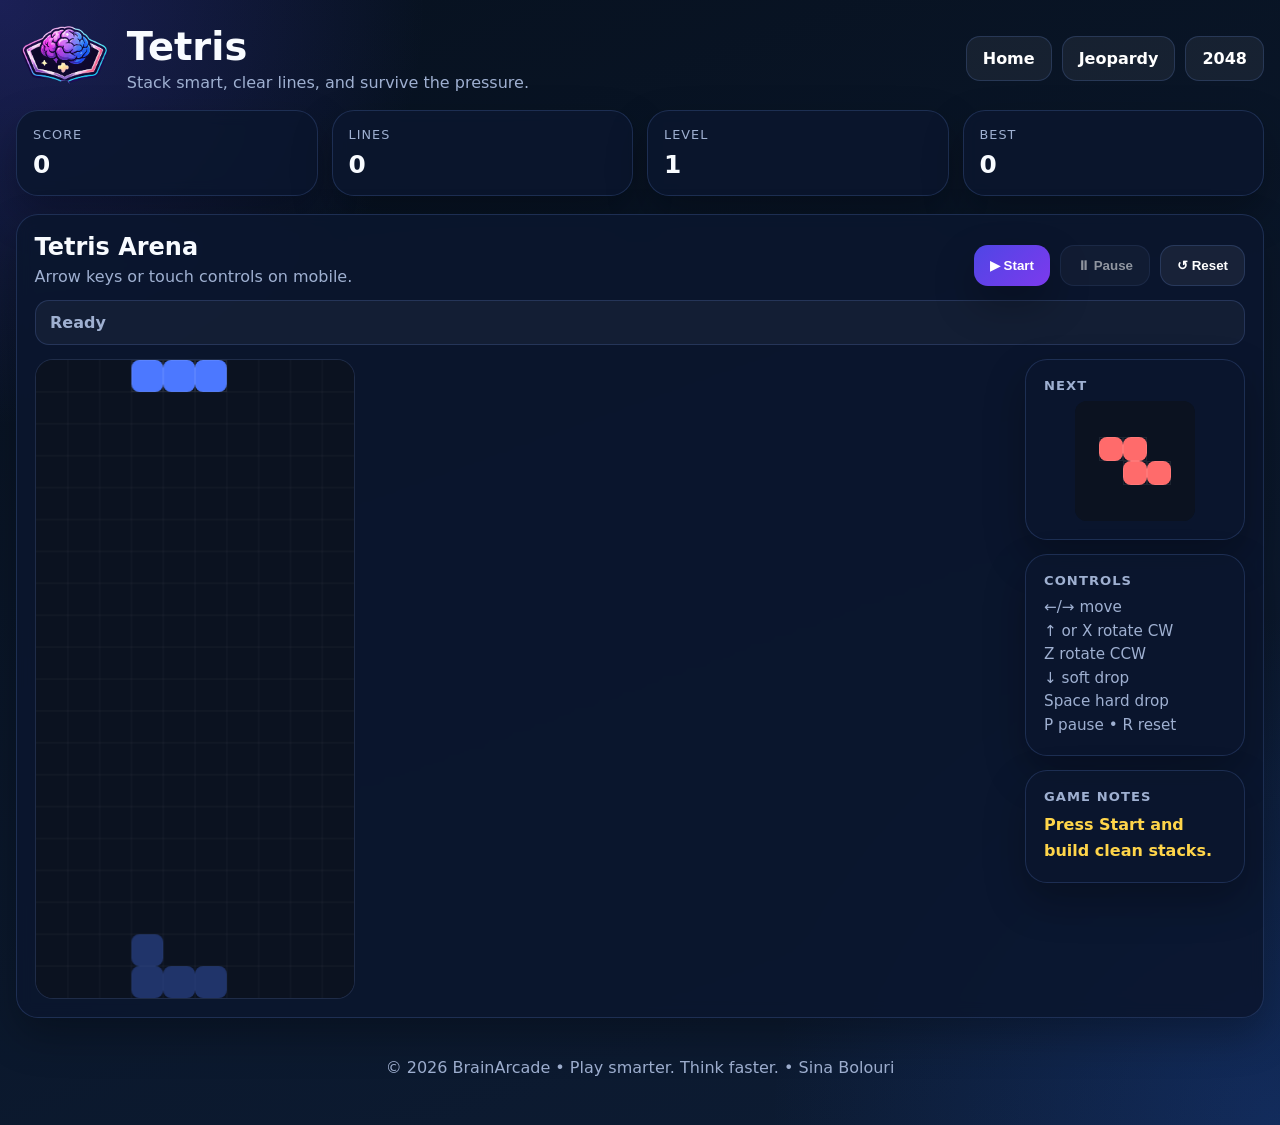
<file: Tetris/index.html>
<!doctype html>
<html lang="en">
  <head>
    <meta charset="utf-8" />
    <meta name="viewport" content="width=device-width, initial-scale=1" />
    <title>BrainArcade • Tetris</title>
    <link
      rel="icon"
      type="image/png"
      href="../assets/brainarcade-favicon.png"
    />
    <link rel="stylesheet" href="styles.css" />
    <link rel="stylesheet" href="../assets/css/base.css" />
  </head>
  <body>
    <header class="site-header">
      <div class="brand">
        <a href="/" class="logo-link">
          <img
            src="../assets/brainarcade-logo.png"
            alt="BrainArcade logo"
            class="site-logo"
          />
        </a>
        <div>
          <h1>Tetris</h1>
          <p>Stack smart, clear lines, and survive the pressure.</p>
        </div>
      </div>

      <nav class="top-nav">
        <a href="/" class="nav-link">Home</a>
        <a href="/Jeopardy/" class="nav-link">Jeopardy</a>
        <a href="/2048/" class="nav-link">2048</a>
      </nav>
    </header>

    <main class="game-shell">
      <section class="topbar">
        <div class="stat-card">
          <span class="stat-label">Score</span>
          <span class="stat-value" id="score">0</span>
        </div>
        <div class="stat-card">
          <span class="stat-label">Lines</span>
          <span class="stat-value" id="lines">0</span>
        </div>
        <div class="stat-card">
          <span class="stat-label">Level</span>
          <span class="stat-value" id="level">1</span>
        </div>
        <div class="stat-card">
          <span class="stat-label">Best</span>
          <span class="stat-value" id="best">0</span>
        </div>
      </section>

      <section class="content-grid">
        <section class="board-panel">
          <div class="panel-header">
            <div>
              <h2>Tetris Arena</h2>
              <p>Arrow keys or touch controls on mobile.</p>
            </div>

            <div class="panel-actions">
              <button id="start" class="primary-btn">▶ Start</button>
              <button id="pause" class="secondary-btn" disabled>⏸ Pause</button>
              <button id="reset" class="secondary-btn">↺ Reset</button>
            </div>
          </div>

          <div class="status-bar" id="status">Press ▶ Start</div>

          <div class="stage">
            <div class="board-wrap">
              <canvas
                id="canvas"
                width="320"
                height="640"
                aria-label="Tetris board"
                role="img"
              ></canvas>

              <div id="overlay" class="overlay hidden">
                <div class="overlay-card">
                  <h3 id="overlay-title">Game Over</h3>
                  <p id="overlay-message">Reset and try again.</p>
                  <div class="overlay-actions">
                    <button id="overlay-resume" class="secondary-btn hidden">
                      Resume
                    </button>
                    <button id="overlay-reset" class="primary-btn">
                      New Game
                    </button>
                  </div>
                </div>
              </div>
            </div>

            <aside class="side-panel">
              <div class="info-card">
                <div class="label">Next</div>
                <canvas id="next" width="120" height="120"></canvas>
              </div>

              <div class="info-card">
                <div class="label">Controls</div>
                <div class="help-list">
                  <div>←/→ move</div>
                  <div>↑ or X rotate CW</div>
                  <div>Z rotate CCW</div>
                  <div>↓ soft drop</div>
                  <div>Space hard drop</div>
                  <div>P pause • R reset</div>
                </div>
              </div>

              <div class="info-card">
                <div class="label">Game Notes</div>
                <div id="feedback" class="feedback">
                  Build clean stacks and avoid leaving gaps under overhangs.
                </div>
              </div>
            </aside>
          </div>

          <div class="controls-mobile">
            <button class="secondary-btn" id="m-left">◀</button>
            <button class="secondary-btn" id="m-ccw">⟲</button>
            <button class="primary-btn" id="m-drop">⬇ Drop</button>
            <button class="secondary-btn" id="m-cw">⟳</button>
            <button class="secondary-btn" id="m-right">▶</button>
          </div>
        </section>
      </section>
    </main>

    <footer class="site-footer">
      <p>© 2026 BrainArcade • Play smarter. Think faster. • Sina Bolouri</p>
    </footer>

    <script src="app.js"></script>
  </body>
</html>
</file>
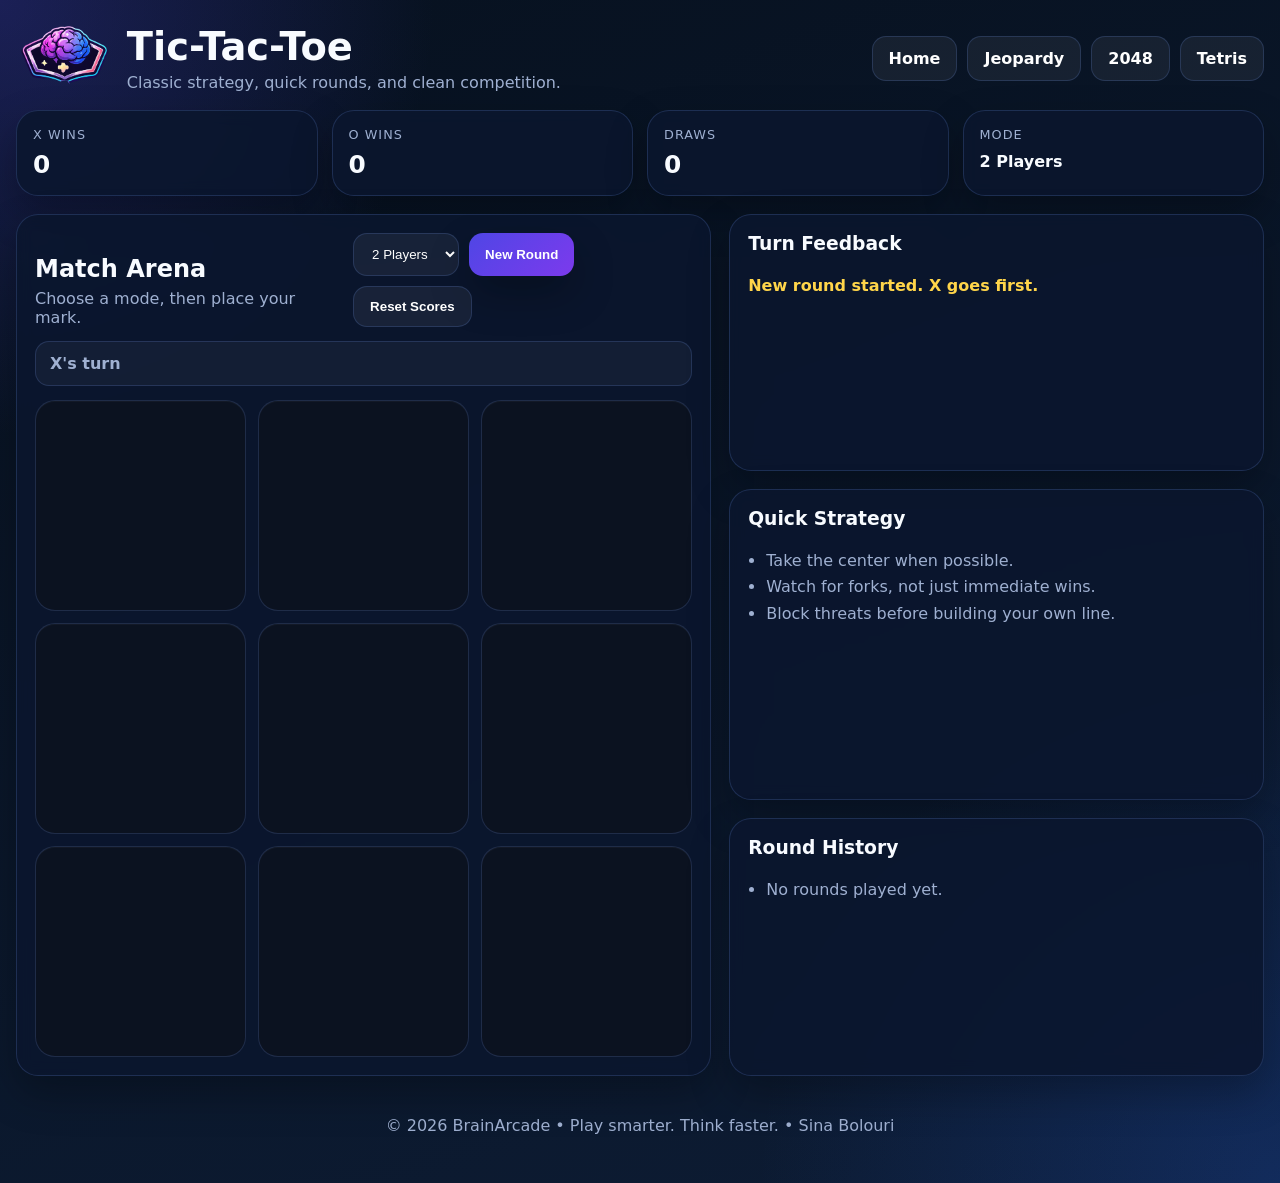
<file: Tic-Tac-Toe/index.html>
<!doctype html>
<html lang="en">
  <head>
    <meta charset="utf-8" />
    <meta name="viewport" content="width=device-width, initial-scale=1" />
    <title>BrainArcade • Tic-Tac-Toe</title>
    <link
      rel="icon"
      type="image/png"
      href="../assets/brainarcade-favicon.png"
    />
    <link rel="stylesheet" href="styles.css" />
    <link rel="stylesheet" href="../assets/css/base.css" />
  </head>
  <body>
    <header class="site-header">
      <div class="brand">
        <a href="/" class="logo-link">
          <img
            src="../assets/brainarcade-logo.png"
            alt="BrainArcade logo"
            class="site-logo"
          />
        </a>
        <div>
          <h1>Tic-Tac-Toe</h1>
          <p>Classic strategy, quick rounds, and clean competition.</p>
        </div>
      </div>

      <nav class="top-nav">
        <a href="/" class="nav-link">Home</a>
        <a href="/Jeopardy/" class="nav-link">Jeopardy</a>
        <a href="/2048/" class="nav-link">2048</a>
        <a href="/Tetris/" class="nav-link">Tetris</a>
      </nav>
    </header>

    <main class="game-shell">
      <section class="topbar">
        <div class="stat-card">
          <span class="stat-label">X Wins</span>
          <span class="stat-value" id="x-score">0</span>
        </div>
        <div class="stat-card">
          <span class="stat-label">O Wins</span>
          <span class="stat-value" id="o-score">0</span>
        </div>
        <div class="stat-card">
          <span class="stat-label">Draws</span>
          <span class="stat-value" id="draw-score">0</span>
        </div>
        <div class="stat-card">
          <span class="stat-label">Mode</span>
          <span class="stat-value small" id="mode-label">2 Players</span>
        </div>
      </section>

      <section class="content-grid">
        <section class="board-panel">
          <div class="panel-header">
            <div>
              <h2>Match Arena</h2>
              <p>Choose a mode, then place your mark.</p>
            </div>

            <div class="panel-actions">
              <select id="mode-select" class="select-control">
                <option value="pvp">2 Players</option>
                <option value="cpu">Vs CPU</option>
              </select>
              <button id="reset" class="primary-btn" type="button">
                New Round
              </button>
              <button id="reset-all" class="secondary-btn" type="button">
                Reset Scores
              </button>
            </div>
          </div>

          <div class="status-bar" id="status" role="status" aria-live="polite">
            Loading…
          </div>

          <div
            id="board"
            class="board"
            role="group"
            aria-label="Tic-Tac-Toe board"
          >
            <button
              class="cell"
              data-index="0"
              aria-label="Cell 1"
              type="button"
            ></button>
            <button
              class="cell"
              data-index="1"
              aria-label="Cell 2"
              type="button"
            ></button>
            <button
              class="cell"
              data-index="2"
              aria-label="Cell 3"
              type="button"
            ></button>
            <button
              class="cell"
              data-index="3"
              aria-label="Cell 4"
              type="button"
            ></button>
            <button
              class="cell"
              data-index="4"
              aria-label="Cell 5"
              type="button"
            ></button>
            <button
              class="cell"
              data-index="5"
              aria-label="Cell 6"
              type="button"
            ></button>
            <button
              class="cell"
              data-index="6"
              aria-label="Cell 7"
              type="button"
            ></button>
            <button
              class="cell"
              data-index="7"
              aria-label="Cell 8"
              type="button"
            ></button>
            <button
              class="cell"
              data-index="8"
              aria-label="Cell 9"
              type="button"
            ></button>
          </div>
        </section>

        <aside class="side-panel">
          <div class="info-card">
            <h3>Turn Feedback</h3>
            <div id="feedback" class="feedback">
              Start a round and try to control the center early.
            </div>
          </div>

          <div class="info-card">
            <h3>Quick Strategy</h3>
            <ul>
              <li>Take the center when possible.</li>
              <li>Watch for forks, not just immediate wins.</li>
              <li>Block threats before building your own line.</li>
            </ul>
          </div>

          <div class="info-card">
            <h3>Round History</h3>
            <ul id="history-list" class="history-list">
              <li>No rounds played yet.</li>
            </ul>
          </div>
        </aside>
      </section>
    </main>

    <footer class="site-footer">
      <p>© 2026 BrainArcade • Play smarter. Think faster. • Sina Bolouri</p>
    </footer>

    <script src="app.js"></script>
  </body>
</html>
</file>
<file: assets/css/base.css>
:root {
  --bg: #07111f;
  --bg-2: #0d1c34;

  --panel: rgba(11, 22, 46, 0.88);
  --panel-strong: rgba(16, 29, 60, 0.95);

  --line: rgba(120, 160, 255, 0.18);

  --text: #f8fbff;
  --muted: #9fb0d1;

  --primary: #4f46e5;
  --secondary: #7c3aed;

  --success: #22c55e;
  --warning: #ffd54a;
  --danger: #ef4444;

  --shadow: 0 18px 40px rgba(0, 0, 0, 0.28);

  --radius-lg: 22px;
  --radius-md: 14px;
}

* {
  box-sizing: border-box;
}

html {
  scroll-behavior: smooth;
}

body {
  margin: 0;
  min-height: 100vh;
  color: var(--text);
  font-family:
    Inter,
    system-ui,
    -apple-system,
    "Segoe UI",
    Roboto,
    Arial,
    sans-serif;
  background:
    radial-gradient(
      circle at top left,
      rgba(79, 70, 229, 0.28),
      transparent 25%
    ),
    radial-gradient(
      circle at bottom right,
      rgba(37, 99, 235, 0.22),
      transparent 30%
    ),
    linear-gradient(160deg, var(--bg), var(--bg-2));
}

.site-header,
.game-shell,
.homepage-shell,
.site-footer {
  width: min(1280px, calc(100% - 32px));
  margin-inline: auto;
}

.site-header {
  display: flex;
  justify-content: space-between;
  align-items: center;
  gap: 18px;
  padding: 24px 0 18px;
}

.brand {
  display: flex;
  align-items: center;
  gap: 14px;
}

.logo-link {
  display: inline-flex;
  align-items: center;
  text-decoration: none;
}

.site-logo {
  height: 64px;
  width: auto;
  display: block;
}

.brand h1 {
  margin: 0;
  font-size: clamp(1.8rem, 3vw, 2.6rem);
}

.brand p,
.tagline {
  margin: 4px 0 0;
  color: var(--muted);
}

.top-nav {
  display: flex;
  gap: 10px;
  flex-wrap: wrap;
}

.nav-link,
.primary-btn,
.secondary-btn {
  text-decoration: none;
  border-radius: var(--radius-md);
  padding: 12px 16px;
  font-weight: 800;
  color: white;
  cursor: pointer;
  transition:
    transform 0.18s ease,
    filter 0.18s ease,
    background 0.18s ease;
}

.nav-link,
.secondary-btn {
  border: 1px solid var(--line);
  background: rgba(255, 255, 255, 0.06);
}

.primary-btn {
  border: none;
  background: linear-gradient(135deg, var(--primary), var(--secondary));
  box-shadow: var(--shadow);
}

.nav-link:hover,
.primary-btn:hover,
.secondary-btn:hover {
  transform: translateY(-2px);
  filter: brightness(1.06);
}

.secondary-btn:disabled,
.primary-btn:disabled {
  opacity: 0.55;
  cursor: not-allowed;
  transform: none;
  filter: none;
}

.select-control {
  border-radius: var(--radius-md);
  padding: 12px 14px;
  color: white;
  border: 1px solid var(--line);
  background: rgba(255, 255, 255, 0.06);
  outline: none;
}

.topbar {
  display: grid;
  grid-template-columns: repeat(4, 1fr);
  gap: 14px;
  margin-bottom: 18px;
}

.stat-card,
.board-panel,
.side-panel .info-card,
.card,
.about-card,
.game-card,
.featured-card,
.visual-card {
  background: var(--panel);
  border: 1px solid var(--line);
  border-radius: var(--radius-lg);
  box-shadow: var(--shadow);
  backdrop-filter: blur(8px);
}

.stat-card {
  padding: 16px;
}

.stat-label {
  display: block;
  color: var(--muted);
  font-size: 0.8rem;
  text-transform: uppercase;
  letter-spacing: 0.08em;
  margin-bottom: 8px;
}

.stat-value {
  font-size: 1.55rem;
  font-weight: 900;
}

.stat-value.small {
  font-size: 1rem;
  line-height: 1.5;
}

.board-panel,
.card,
.about-card,
.game-card,
.featured-card,
.visual-card,
.side-panel .info-card {
  padding: 18px;
}

.panel-header {
  display: flex;
  justify-content: space-between;
  align-items: end;
  gap: 16px;
  margin-bottom: 14px;
}

.panel-header h2 {
  margin: 0 0 6px;
}

.panel-header p {
  margin: 0;
  color: var(--muted);
}

.panel-actions {
  display: flex;
  gap: 10px;
  flex-wrap: wrap;
}

.content-grid {
  display: grid;
  gap: 18px;
}

.feedback {
  font-weight: 700;
  line-height: 1.6;
  color: var(--muted);
}

.feedback.success {
  color: var(--success);
}

.feedback.warning {
  color: var(--warning);
}

.feedback.danger {
  color: var(--danger);
}

.site-footer {
  padding: 24px 0 32px;
  text-align: center;
  color: var(--muted);
}

@media (max-width: 780px) {
  .site-header {
    flex-direction: column;
    align-items: flex-start;
  }

  .topbar {
    grid-template-columns: repeat(2, 1fr);
  }

  .panel-header {
    flex-direction: column;
    align-items: flex-start;
  }

  .site-logo {
    height: 52px;
  }
}

@media (max-width: 560px) {
  .topbar {
    grid-template-columns: 1fr;
  }
}
</file>
<file: hub.css>
.homepage-shell {
  width: min(1280px, calc(100% - 32px));
  margin-inline: auto;
}

.hero-section {
  display: grid;
  grid-template-columns: 1.2fr 1fr;
  gap: 24px;
  padding: 18px 0 32px;
}

.hero-copy {
  padding: 12px 0;
}

.eyebrow {
  display: inline-block;
  margin-bottom: 14px;
  color: var(--warning);
  font-size: 0.82rem;
  font-weight: 800;
  text-transform: uppercase;
  letter-spacing: 0.08em;
}

.hero-copy h2 {
  margin: 0 0 16px;
  font-size: clamp(2.1rem, 5vw, 4rem);
  line-height: 1.08;
  max-width: 760px;
}

.hero-copy p {
  margin: 0 0 20px;
  color: var(--muted);
  line-height: 1.75;
  font-size: 1.04rem;
  max-width: 700px;
}

.hero-actions {
  display: flex;
  gap: 12px;
  flex-wrap: wrap;
  margin-bottom: 18px;
}

.hero-badges,
.category-row {
  display: flex;
  gap: 10px;
  flex-wrap: wrap;
}

.badge,
.category-chip,
.game-type,
.card-label {
  display: inline-flex;
  align-items: center;
  justify-content: center;
  border-radius: 999px;
  padding: 7px 12px;
  background: rgba(255, 255, 255, 0.08);
  color: var(--muted);
  font-size: 0.78rem;
  font-weight: 800;
  letter-spacing: 0.04em;
  text-transform: uppercase;
}

.badge-highlight,
.category-chip.active {
  color: white;
  background: linear-gradient(135deg, var(--primary), var(--secondary));
}

.hero-visual {
  display: grid;
  gap: 16px;
}

.visual-card,
.featured-card,
.game-card,
.about-card {
  background: var(--panel);
  border: 1px solid var(--line);
  border-radius: var(--radius-lg);
  box-shadow: var(--shadow);
  backdrop-filter: blur(8px);
}

.visual-card {
  padding: 18px;
}

.big-card strong,
.mini-card strong {
  display: block;
  font-size: 1.2rem;
  margin: 6px 0 8px;
}

.big-card p,
.mini-card p,
.featured-copy p,
.game-card p,
.about-card p {
  margin: 0;
  color: var(--muted);
  line-height: 1.6;
}

.visual-grid {
  display: grid;
  grid-template-columns: repeat(2, 1fr);
  gap: 16px;
}

.section-block {
  padding: 26px 0;
}

.section-heading {
  margin-bottom: 18px;
}

.section-heading h3 {
  margin: 0 0 8px;
  font-size: 1.7rem;
}

.section-heading p {
  margin: 0;
  color: var(--muted);
}

.featured-card {
  display: grid;
  grid-template-columns: 1.25fr 1fr;
  gap: 20px;
  padding: 22px;
}

.featured-copy h4 {
  margin: 12px 0 10px;
  font-size: 2rem;
}

.feature-list {
  margin: 0 0 20px;
  padding-left: 18px;
  color: var(--muted);
  line-height: 1.7;
}

.featured-preview {
  display: grid;
  grid-template-columns: repeat(3, 1fr);
  gap: 12px;
  align-items: center;
}

.preview-tile {
  min-height: 120px;
  display: grid;
  place-items: center;
  border-radius: 18px;
  font-size: 1.5rem;
  font-weight: 900;
  color: var(--warning);
  background: linear-gradient(
    180deg,
    rgba(24, 66, 207, 0.96),
    rgba(18, 48, 150, 0.96)
  );
  box-shadow: 0 16px 28px rgba(0, 0, 0, 0.22);
}

.game-grid {
  display: grid;
  grid-template-columns: repeat(4, 1fr);
  gap: 16px;
  margin-top: 18px;
}

.game-card {
  text-decoration: none;
  color: white;
  padding: 18px;
  transition:
    transform 0.18s ease,
    filter 0.18s ease,
    border-color 0.18s ease;
}

.game-card:hover {
  transform: translateY(-4px);
  filter: brightness(1.06);
  border-color: rgba(120, 160, 255, 0.32);
}

.game-card h4 {
  margin: 12px 0 10px;
  font-size: 1.25rem;
}

.featured-game {
  border-color: rgba(255, 213, 74, 0.26);
}

.about-grid {
  display: grid;
  grid-template-columns: repeat(3, 1fr);
  gap: 16px;
}

.about-card {
  padding: 20px;
}

.about-card h4 {
  margin-top: 0;
  margin-bottom: 10px;
}

@media (max-width: 1100px) {
  .hero-section,
  .featured-card {
    grid-template-columns: 1fr;
  }

  .game-grid {
    grid-template-columns: repeat(2, 1fr);
  }

  .about-grid {
    grid-template-columns: 1fr;
  }
}

@media (max-width: 700px) {
  .visual-grid,
  .featured-preview,
  .game-grid {
    grid-template-columns: 1fr;
  }
}

.card-badges {
  display: flex;
  gap: 8px;
  flex-wrap: wrap;
  margin-bottom: 12px;
}

.difficulty {
  display: inline-flex;
  align-items: center;
  justify-content: center;
  border-radius: 999px;
  padding: 7px 12px;
  font-size: 0.78rem;
  font-weight: 800;
  letter-spacing: 0.04em;
  text-transform: uppercase;
  border: 1px solid var(--line);
}

.difficulty.easy {
  background: rgba(34, 197, 94, 0.12);
  color: var(--success);
}

.difficulty.medium {
  background: rgba(255, 213, 74, 0.12);
  color: var(--warning);
}

.difficulty.hard {
  background: rgba(239, 68, 68, 0.12);
  color: var(--danger);
}

.game-card {
  text-decoration: none;
  color: white;
  padding: 18px;
  transition:
    transform 0.18s ease,
    filter 0.18s ease,
    border-color 0.18s ease,
    box-shadow 0.18s ease;
  position: relative;
  overflow: hidden;
}

.game-card::before {
  content: "";
  position: absolute;
  inset: 0;
  background: linear-gradient(
    135deg,
    rgba(79, 70, 229, 0.08),
    rgba(124, 58, 237, 0.04)
  );
  opacity: 0;
  transition: opacity 0.18s ease;
  pointer-events: none;
}

.game-card:hover::before {
  opacity: 1;
}

.game-card:hover {
  transform: translateY(-4px);
  filter: brightness(1.05);
  border-color: rgba(120, 160, 255, 0.32);
  box-shadow: 0 22px 44px rgba(0, 0, 0, 0.34);
}

.featured-game {
  border-color: rgba(255, 213, 74, 0.26);
}
</file>
<file: 2048/styles.css>
:root {
  --bg: #07111f;
  --bg-2: #0d1c34;
  --panel: rgba(11, 22, 46, 0.88);
  --panel-2: rgba(16, 29, 60, 0.95);
  --line: rgba(120, 160, 255, 0.18);
  --text: #f8fbff;
  --muted: #9fb0d1;
  --blue: #4f46e5;
  --blue-2: #2563eb;
  --purple: #7c3aed;
  --green: #22c55e;
  --gold: #ffd54a;
  --danger: #ef4444;
  --shadow: 0 18px 40px rgba(0, 0, 0, 0.28);
  --radius: 20px;

  --tile-empty: #0b1220;
  --tile-2: #1f2937;
  --tile-4: #243244;
  --tile-8: #f59e0b;
  --tile-16: #f97316;
  --tile-32: #ef4444;
  --tile-64: #dc2626;
  --tile-128: #a78bfa;
  --tile-256: #8b5cf6;
  --tile-512: #6366f1;
  --tile-1024: #22c55e;
  --tile-2048: #16a34a;
  --tile-super: #ffd54a;
}

* {
  box-sizing: border-box;
}

.site-header,
.game-shell,
.site-footer {
  width: min(1280px, calc(100% - 32px));
  margin-inline: auto;
}

@media (max-width: 640px) {
  .site-logo {
    height: 52px;
  }
}

.brand-mark {
  width: 56px;
  height: 56px;
  border-radius: 18px;
  display: grid;
  place-items: center;
  font-size: 1.4rem;
  font-weight: 900;
  text-decoration: none;
  color: white;
  background: linear-gradient(135deg, var(--blue), var(--purple));
  box-shadow: var(--shadow);
}

.brand h1 {
  margin: 0;
  font-size: clamp(1.8rem, 3vw, 2.6rem);
}

.brand p {
  margin: 4px 0 0;
  color: var(--muted);
}

.nav-link,
.primary-btn,
.secondary-btn {
  text-decoration: none;
  border-radius: 14px;
  padding: 12px 16px;
  font-weight: 800;
  color: white;
  cursor: pointer;
  transition:
    transform 0.18s ease,
    filter 0.18s ease;
}

.nav-link,
.secondary-btn {
  border: 1px solid var(--line);
  background: rgba(255, 255, 255, 0.06);
}

.nav-link:hover,
.primary-btn:hover,
.secondary-btn:hover {
  transform: translateY(-2px);
  filter: brightness(1.06);
}

.secondary-btn:disabled {
  opacity: 0.55;
  cursor: not-allowed;
  transform: none;
  filter: none;
}

.stat-card,
.board-panel,
.side-panel .info-card {
  background: var(--panel);
  border: 1px solid var(--line);
  border-radius: 22px;
  box-shadow: var(--shadow);
  backdrop-filter: blur(8px);
}

.stat-card {
  padding: 16px;
}

.stat-value.small {
  font-size: 1rem;
  line-height: 1.4;
}

.content-grid {
  display: grid;
  grid-template-columns: 2fr 1fr;
  gap: 18px;
}

.board-panel {
  padding: 18px;
}

.panel-header h2 {
  margin: 0 0 6px;
}

.panel-header p {
  margin: 0;
  color: var(--muted);
}

.board-wrap {
  position: relative;
}

#board {
  display: grid;
  grid-template-columns: repeat(4, 1fr);
  gap: 12px;
  padding: 12px;
  border-radius: 20px;
  background: rgba(6, 14, 35, 0.95);
  border: 1px solid var(--line);
  touch-action: none;
}

.cell {
  aspect-ratio: 1 / 1;
  border-radius: 16px;
  display: grid;
  place-items: center;
  font-weight: 900;
  font-size: clamp(1.3rem, 4vw, 2rem);
  background: var(--tile-empty);
  color: #e5e7eb;
  user-select: none;
  transition:
    transform 0.1s ease,
    background 0.15s ease,
    color 0.15s ease;
  box-shadow: inset 0 1px 0 rgba(255, 255, 255, 0.03);
}

.cell.pop {
  transform: scale(1.07);
}

.tile-0 {
  background: var(--tile-empty);
  color: transparent;
}

.tile-2 {
  background: var(--tile-2);
}
.tile-4 {
  background: var(--tile-4);
}
.tile-8 {
  background: var(--tile-8);
  color: #0b1220;
}
.tile-16 {
  background: var(--tile-16);
  color: #0b1220;
}
.tile-32 {
  background: var(--tile-32);
  color: #0b1220;
}
.tile-64 {
  background: var(--tile-64);
  color: #0b1220;
}
.tile-128 {
  background: var(--tile-128);
  color: #0b1220;
}
.tile-256 {
  background: var(--tile-256);
  color: #0b1220;
}
.tile-512 {
  background: var(--tile-512);
  color: #0b1220;
}
.tile-1024 {
  background: var(--tile-1024);
  color: #0b1220;
}
.tile-2048 {
  background: var(--tile-2048);
  color: #0b1220;
}
.tile-super {
  background: var(--tile-super);
  color: #0b1220;
}

.side-panel {
  display: grid;
  gap: 18px;
}

.side-panel .info-card {
  padding: 18px;
}

.info-card h3 {
  margin: 0 0 12px;
}

.info-card p,
.info-card li {
  color: var(--muted);
  line-height: 1.65;
}

.info-card ul {
  margin: 0;
  padding-left: 18px;
}

.feedback.success {
  color: var(--green);
}

.feedback.warning {
  color: var(--gold);
}

.feedback.danger {
  color: var(--danger);
}

.overlay {
  position: absolute;
  inset: 0;
  display: grid;
  place-items: center;
  background: rgba(3, 7, 18, 0.55);
  border-radius: 20px;
}

.overlay.hidden {
  display: none;
}

.overlay-card {
  width: min(360px, calc(100% - 24px));
  border-radius: 20px;
  background: rgba(11, 22, 46, 0.96);
  border: 1px solid var(--line);
  padding: 22px;
  text-align: center;
  box-shadow: var(--shadow);
}

.overlay-card h3 {
  margin: 0 0 10px;
  font-size: 1.8rem;
}

.overlay-card p {
  margin: 0 0 18px;
  color: var(--muted);
  line-height: 1.6;
}

.overlay-actions {
  display: flex;
  gap: 10px;
  justify-content: center;
  flex-wrap: wrap;
}

@media (max-width: 1050px) {
  .content-grid {
    grid-template-columns: 1fr;
  }
}

@media (max-width: 780px) {
  .site-header {
    flex-direction: column;
    align-items: flex-start;
  }

  .topbar {
    grid-template-columns: repeat(2, 1fr);
  }

  .panel-header {
    flex-direction: column;
    align-items: flex-start;
  }
}

@media (max-width: 560px) {
  body {
    padding: 14px;
  }

  .topbar {
    grid-template-columns: 1fr;
  }
}
</file>
<file: Backgammon/styles.css>
:root {
  --bg: #07111f;
  --bg-2: #0d1c34;
  --panel: rgba(11, 22, 46, 0.88);
  --panel-2: rgba(16, 29, 60, 0.95);
  --line: rgba(120, 160, 255, 0.18);
  --text: #f8fbff;
  --muted: #9fb0d1;
  --primary: #4f46e5;
  --secondary: #7c3aed;
  --success: #22c55e;
  --warning: #ffd54a;
  --danger: #ef4444;
  --shadow: 0 18px 40px rgba(0, 0, 0, 0.28);

  --board-bg: #0b1220;
  --point-a: #0e253e;
  --point-b: #17324f;
  --checker-white: #e5e7eb;
  --checker-black: #34d399;
}

* {
  box-sizing: border-box;
}

.site-header,
.game-shell,
.site-footer {
  width: min(1280px, calc(100% - 32px));
  margin-inline: auto;
}

.brand h1 {
  margin: 0;
  font-size: clamp(1.8rem, 3vw, 2.6rem);
}

.brand p {
  margin: 4px 0 0;
  color: var(--muted);
}

.nav-link,
.primary-btn,
.secondary-btn {
  text-decoration: none;
  border-radius: 14px;
  padding: 12px 16px;
  font-weight: 800;
  color: white;
  cursor: pointer;
  transition:
    transform 0.18s ease,
    filter 0.18s ease;
}

.nav-link,
.secondary-btn {
  border: 1px solid var(--line);
  background: rgba(255, 255, 255, 0.06);
}

.nav-link:hover,
.primary-btn:hover,
.secondary-btn:hover {
  transform: translateY(-2px);
  filter: brightness(1.06);
}

.secondary-btn:disabled {
  opacity: 0.55;
  cursor: not-allowed;
  transform: none;
  filter: none;
}

.stat-card,
.board-panel,
.side-panel .info-card {
  background: var(--panel);
  border: 1px solid var(--line);
  border-radius: 22px;
  box-shadow: var(--shadow);
  backdrop-filter: blur(8px);
}

.stat-value.small {
  font-size: 1rem;
  line-height: 1.5;
}

.content-grid {
  display: grid;
  grid-template-columns: 1.5fr 1fr;
  gap: 18px;
}

.board-panel {
  padding: 18px;
}

.panel-header h2 {
  margin: 0 0 6px;
}

.panel-header p {
  margin: 0;
  color: var(--muted);
}

.feedback.success {
  color: var(--success);
}

.feedback.warning {
  color: var(--warning);
}

.feedback.danger {
  color: var(--danger);
}

.board-wrap {
  background: rgba(255, 255, 255, 0.03);
  border: 1px solid var(--line);
  border-radius: 20px;
  padding: 12px;
}

#game {
  display: block;
  width: 100%;
  max-width: 940px;
  height: auto;
  border-radius: 16px;
  border: 1px solid var(--line);
  background: var(--board-bg);
  touch-action: none;
}

.side-panel {
  display: grid;
  gap: 18px;
}

.side-panel .info-card {
  padding: 18px;
}

.info-card h3 {
  margin-top: 0;
}

.info-card p,
.info-card li {
  color: var(--muted);
  line-height: 1.65;
}

.info-card ul {
  margin: 0;
  padding-left: 18px;
}

@media (max-width: 1100px) {
  .content-grid {
    grid-template-columns: 1fr;
  }
}

@media (max-width: 780px) {
  .site-header {
    flex-direction: column;
    align-items: flex-start;
  }

  .topbar {
    grid-template-columns: repeat(2, 1fr);
  }

  .panel-header {
    flex-direction: column;
    align-items: flex-start;
  }

  .site-logo {
    height: 52px;
  }
}

@media (max-width: 560px) {
  .topbar {
    grid-template-columns: 1fr;
  }
}

.select-control {
  border-radius: 14px;
  padding: 12px 14px;
  color: white;
  border: 1px solid var(--line);
  background: rgba(255, 255, 255, 0.06);
  outline: none;
}
</file>
<file: Car-Jam/styles.css>
.carjam-layout {
  grid-template-columns: 1.25fr 1fr;
}

.canvas-wrap {
  background: rgba(255, 255, 255, 0.03);
  border: 1px solid var(--line);
  border-radius: 20px;
  padding: 12px;
}

#game {
  display: block;
  width: 100%;
  max-width: 600px;
  height: auto;
  margin: 0 auto;
  border-radius: 16px;
  border: 1px solid var(--line);
  background: #0b1220;
  touch-action: none;
}

:root {
  --board: #0b1220;
  --grid: #1f2937;
  --exit: #22c55e;
  --car1: #93c5fd;
  --car2: #a7f3d0;
  --car3: #fbbf24;
  --car4: #f472b6;
  --car5: #c4b5fd;
  --car6: #fca5a5;
  --target: #ef4444;
  --highlight: #22c55e;
  --ghost: rgba(255, 255, 255, 0.1);
}

@media (max-width: 1000px) {
  .carjam-layout {
    grid-template-columns: 1fr;
  }
}
</file>
<file: Chess/styles.css>
.chess-layout {
  grid-template-columns: 1.25fr 1fr;
}

.board-wrap {
  background: rgba(255, 255, 255, 0.03);
  border: 1px solid var(--line);
  border-radius: 20px;
  padding: 12px;
}

.chess-board {
  width: min(100%, 640px);
  aspect-ratio: 1 / 1;
  margin: 0 auto;
  display: grid;
  grid-template-columns: repeat(8, 1fr);
  border: 1px solid var(--line);
  border-radius: 16px;
  overflow: hidden;
  background: #0b1220;
}

.square {
  position: relative;
  display: flex;
  align-items: center;
  justify-content: center;
  width: 100%;
  aspect-ratio: 1 / 1;
  padding: 0;
  margin: 0;
  border: none;
  border-radius: 0;
  font-size: clamp(1.7rem, 4vw, 3rem);
  line-height: 1;
  cursor: pointer;
  user-select: none;
  transition:
    filter 0.15s ease,
    transform 0.12s ease;
  min-width: 0;
  min-height: 0;
  font-family:
    "Segoe UI Symbol", "Noto Sans Symbols", "Apple Symbols", sans-serif;
}

.chess-board {
  width: min(100%, 640px);
  aspect-ratio: 1 / 1;
  margin: 0 auto;
  display: grid;
  grid-template-columns: repeat(8, minmax(0, 1fr));
  grid-template-rows: repeat(8, minmax(0, 1fr));
  border: 1px solid var(--line);
  border-radius: 16px;
  overflow: hidden;
  background: #0b1220;
}

.square:hover {
  filter: brightness(1.06);
}

.square.light {
  background: #dbe4f0;
  color: #111827;
}

.square.dark {
  background: #63738f;
  color: #111827;
}

.square.selected {
  outline: 3px solid var(--warning);
  outline-offset: -3px;
}

.square.in-check {
  box-shadow: inset 0 0 0 4px rgba(239, 68, 68, 0.7);
}

.square.last-move {
  box-shadow: inset 0 0 0 4px rgba(79, 70, 229, 0.35);
}

.square .dot {
  position: absolute;
  width: 18px;
  height: 18px;
  border-radius: 50%;
  background: rgba(34, 197, 94, 0.75);
}

.square.capture::after {
  content: "";
  position: absolute;
  inset: 8px;
  border: 4px solid rgba(239, 68, 68, 0.75);
  border-radius: 50%;
}

.square .coord {
  position: absolute;
  font-size: 0.68rem;
  font-weight: 700;
  opacity: 0.7;
  pointer-events: none;
}

.square .coord.file {
  bottom: 4px;
  right: 6px;
}

.square .coord.rank {
  top: 4px;
  left: 6px;
}

.move-history {
  margin: 0;
  padding-left: 18px;
  color: var(--muted);
  line-height: 1.6;
  max-height: 320px;
  overflow: auto;
}

@media (max-width: 1000px) {
  .chess-layout {
    grid-template-columns: 1fr;
  }
}

.promotion-modal {
  position: fixed;
  inset: 0;
  display: grid;
  place-items: center;
  background: rgba(0, 0, 0, 0.5);
  z-index: 1000;
}

.promotion-modal.hidden {
  display: none;
}

.promotion-card {
  width: min(420px, calc(100% - 24px));
  background: var(--panel);
  border: 1px solid var(--line);
  border-radius: 20px;
  box-shadow: var(--shadow);
  padding: 22px;
  text-align: center;
}

.promotion-card h3 {
  margin: 0 0 8px;
}

.promotion-card p {
  margin: 0 0 16px;
  color: var(--muted);
}

.promotion-options {
  display: grid;
  grid-template-columns: repeat(2, 1fr);
  gap: 10px;
}

.promotion-btn {
  border-radius: 14px;
  padding: 14px 16px;
  font-weight: 800;
  color: white;
  cursor: pointer;
  border: 1px solid var(--line);
  background: rgba(255, 255, 255, 0.06);
  transition:
    transform 0.18s ease,
    filter 0.18s ease;
}

.promotion-btn:hover {
  transform: translateY(-2px);
  filter: brightness(1.06);
}
</file>
<file: Snake/styles.css>
.snake-layout {
  grid-template-columns: 1.25fr 1fr;
}

.canvas-wrap {
  background: rgba(255, 255, 255, 0.03);
  border: 1px solid var(--line);
  border-radius: 20px;
  padding: 12px;
}

#canvas {
  display: block;
  width: 100%;
  max-width: 480px;
  height: auto;
  margin: 0 auto;
  border-radius: 16px;
  border: 1px solid var(--line);
  background: #0b1220;
  touch-action: none;
}

.dpad {
  display: grid;
  grid-template-columns: 64px 64px 64px;
  grid-template-rows: 64px 64px 64px;
  gap: 8px;
  width: max-content;
  margin: 14px auto 0;
  user-select: none;
}

.padbtn {
  width: 64px;
  height: 64px;
  padding: 0;
  font-size: 1.15rem;
}

.spacer {
  width: 64px;
  height: 64px;
}

@media (min-width: 760px) {
  .dpad {
    display: none;
  }
}

@media (max-width: 1000px) {
  .snake-layout {
    grid-template-columns: 1fr;
  }
}
</file>
<file: T-Rex/styles.css>
.trex-layout {
  grid-template-columns: 1.35fr 1fr;
}

.canvas-wrap {
  background: rgba(255, 255, 255, 0.03);
  border: 1px solid var(--line);
  border-radius: 20px;
  padding: 12px;
}

#canvas {
  display: block;
  width: 100%;
  max-width: 800px;
  height: auto;
  margin: 0 auto;
  border-radius: 16px;
  border: 1px solid var(--line);
  background: #0b1220;
  touch-action: none;
}

.controls-mobile {
  display: grid;
  grid-template-columns: 1fr 1fr;
  gap: 10px;
  margin-top: 14px;
}

@media (min-width: 800px) {
  .controls-mobile {
    display: none;
  }
}

@media (max-width: 1000px) {
  .trex-layout {
    grid-template-columns: 1fr;
  }
}
</file>
<file: Tetris/styles.css>
:root {
  --bg: #07111f;
  --bg-2: #0d1c34;
  --panel: rgba(11, 22, 46, 0.88);
  --panel-2: rgba(16, 29, 60, 0.95);
  --line: rgba(120, 160, 255, 0.18);
  --text: #f8fbff;
  --muted: #9fb0d1;
  --blue: #4f46e5;
  --purple: #7c3aed;
  --green: #22c55e;
  --gold: #ffd54a;
  --danger: #ef4444;
  --shadow: 0 18px 40px rgba(0, 0, 0, 0.28);

  --c-i: #00c7ff;
  --c-o: #ffd600;
  --c-t: #b15cff;
  --c-s: #42e37b;
  --c-z: #ff6b6b;
  --c-j: #4c78ff;
  --c-l: #ff9f40;
}

* {
  box-sizing: border-box;
}

.site-header,
.game-shell,
.site-footer {
  width: min(1280px, calc(100% - 32px));
  margin-inline: auto;
}

@media (max-width: 640px) {
  .site-logo {
    height: 52px;
  }
}

.brand-mark {
  width: 56px;
  height: 56px;
  border-radius: 18px;
  display: grid;
  place-items: center;
  font-size: 1.4rem;
  font-weight: 900;
  text-decoration: none;
  color: white;
  background: linear-gradient(135deg, var(--blue), var(--purple));
  box-shadow: var(--shadow);
}

.brand h1 {
  margin: 0;
  font-size: clamp(1.8rem, 3vw, 2.6rem);
}

.brand p {
  margin: 4px 0 0;
  color: var(--muted);
}

.nav-link,
.primary-btn,
.secondary-btn {
  text-decoration: none;
  border-radius: 14px;
  padding: 12px 16px;
  font-weight: 800;
  color: white;
  cursor: pointer;
  transition:
    transform 0.18s ease,
    filter 0.18s ease;
}

.nav-link,
.secondary-btn {
  border: 1px solid var(--line);
  background: rgba(255, 255, 255, 0.06);
}

.nav-link:hover,
.primary-btn:hover,
.secondary-btn:hover {
  transform: translateY(-2px);
  filter: brightness(1.06);
}

.secondary-btn:disabled {
  opacity: 0.55;
  cursor: not-allowed;
  transform: none;
  filter: none;
}

.stat-card,
.board-panel,
.side-panel .info-card {
  background: var(--panel);
  border: 1px solid var(--line);
  border-radius: 22px;
  box-shadow: var(--shadow);
  backdrop-filter: blur(8px);
}

.content-grid {
  display: grid;
  grid-template-columns: 1fr;
  gap: 18px;
}

.board-panel {
  padding: 18px;
}

.panel-header {
  display: flex;
  justify-content: space-between;
  align-items: end;
  gap: 16px;
  margin-bottom: 14px;
}

.panel-header h2 {
  margin: 0 0 6px;
}

.panel-header p {
  margin: 0;
  color: var(--muted);
}

.status-bar {
  margin-bottom: 14px;
  border: 1px solid var(--line);
  border-radius: 14px;
  padding: 12px 14px;
  background: rgba(255, 255, 255, 0.04);
  color: var(--muted);
  font-weight: 700;
}

.stage {
  display: grid;
  grid-template-columns: auto 220px;
  gap: 18px;
  align-items: start;
}

.board-wrap {
  position: relative;
}

#canvas {
  display: block;
  border-radius: 18px;
  border: 1px solid var(--line);
  background: #0b1220;
  box-shadow: inset 0 1px 0 rgba(255, 255, 255, 0.03);
  touch-action: none;
}

.side-panel {
  display: flex;
  flex-direction: column;
  gap: 14px;
}

.side-panel .info-card {
  padding: 14px;
}

.label {
  font-size: 0.82rem;
  color: var(--muted);
  text-transform: uppercase;
  letter-spacing: 0.08em;
  margin-bottom: 8px;
  font-weight: 800;
}

#next {
  display: block;
  width: 100%;
  max-width: 120px;
  height: auto;
  margin: 0 auto;
  border-radius: 12px;
  background: #0b1220;
}

.help-list {
  color: var(--muted);
  line-height: 1.55;
  font-size: 0.95rem;
}

.feedback.success {
  color: var(--green);
}

.feedback.warning {
  color: var(--gold);
}

.feedback.danger {
  color: var(--danger);
}

.overlay {
  position: absolute;
  inset: 0;
  display: grid;
  place-items: center;
  background: rgba(3, 7, 18, 0.6);
  border-radius: 18px;
}

.overlay.hidden {
  display: none;
}

.overlay-card {
  width: min(360px, calc(100% - 24px));
  border-radius: 20px;
  background: rgba(11, 22, 46, 0.96);
  border: 1px solid var(--line);
  padding: 22px;
  text-align: center;
  box-shadow: var(--shadow);
}

.overlay-card h3 {
  margin: 0 0 10px;
  font-size: 1.8rem;
}

.overlay-card p {
  margin: 0 0 18px;
  color: var(--muted);
  line-height: 1.6;
}

.overlay-actions {
  display: flex;
  gap: 10px;
  justify-content: center;
  flex-wrap: wrap;
}

.controls-mobile {
  display: none;
  grid-template-columns: repeat(5, 1fr);
  gap: 8px;
  margin-top: 14px;
}

.hidden {
  display: none !important;
}

@media (max-width: 900px) {
  .stage {
    grid-template-columns: 1fr;
  }

  .side-panel {
    display: grid;
    grid-template-columns: repeat(3, 1fr);
  }
}

@media (max-width: 780px) {
  .site-header {
    flex-direction: column;
    align-items: flex-start;
  }

  .topbar {
    grid-template-columns: repeat(2, 1fr);
  }

  .panel-header {
    flex-direction: column;
    align-items: flex-start;
  }

  .controls-mobile {
    display: grid;
  }
}

@media (max-width: 560px) {
  .topbar,
  .side-panel {
    grid-template-columns: 1fr;
  }
}
</file>
<file: Tic-Tac-Toe/styles.css>
:root {
  --bg: #07111f;
  --bg-2: #0d1c34;
  --panel: rgba(11, 22, 46, 0.88);
  --panel-2: rgba(16, 29, 60, 0.95);
  --line: rgba(120, 160, 255, 0.18);
  --text: #f8fbff;
  --muted: #9fb0d1;
  --blue: #4f46e5;
  --purple: #7c3aed;
  --green: #22c55e;
  --gold: #ffd54a;
  --danger: #ef4444;
  --shadow: 0 18px 40px rgba(0, 0, 0, 0.28);
}

* {
  box-sizing: border-box;
}

.site-header,
.game-shell,
.site-footer {
  width: min(1280px, calc(100% - 32px));
  margin-inline: auto;
}

.brand h1 {
  margin: 0;
  font-size: clamp(1.8rem, 3vw, 2.6rem);
}

.brand p {
  margin: 4px 0 0;
  color: var(--muted);
}

.nav-link,
.primary-btn,
.secondary-btn {
  text-decoration: none;
  border-radius: 14px;
  padding: 12px 16px;
  font-weight: 800;
  color: white;
  cursor: pointer;
  transition:
    transform 0.18s ease,
    filter 0.18s ease;
}

.nav-link,
.secondary-btn,
.select-control {
  border: 1px solid var(--line);
  background: rgba(255, 255, 255, 0.06);
}

.primary-btn {
  border: none;
  background: linear-gradient(135deg, var(--blue), var(--purple));
  box-shadow: var(--shadow);
}

.nav-link:hover,
.primary-btn:hover,
.secondary-btn:hover {
  transform: translateY(-2px);
  filter: brightness(1.06);
}

.select-control {
  border-radius: 14px;
  padding: 12px 14px;
  color: white;
  outline: none;
}

.stat-card,
.board-panel,
.side-panel .info-card {
  background: var(--panel);
  border: 1px solid var(--line);
  border-radius: 22px;
  box-shadow: var(--shadow);
  backdrop-filter: blur(8px);
}

.stat-value.small {
  font-size: 1rem;
}

.content-grid {
  display: grid;
  grid-template-columns: 1.3fr 1fr;
  gap: 18px;
}

.board-panel {
  padding: 18px;
}

.panel-header h2 {
  margin: 0 0 6px;
}

.panel-header p {
  margin: 0;
  color: var(--muted);
}

.status-bar {
  margin-bottom: 14px;
  border: 1px solid var(--line);
  border-radius: 14px;
  padding: 12px 14px;
  background: rgba(255, 255, 255, 0.04);
  color: var(--muted);
  font-weight: 700;
}

.board {
  display: grid;
  grid-template-columns: repeat(3, 1fr);
  gap: 12px;
}

.cell {
  aspect-ratio: 1 / 1;
  border-radius: 20px;
  border: 1px solid var(--line);
  background: #0b1220;
  color: var(--text);
  font-size: clamp(2.2rem, 8vw, 4rem);
  font-weight: 900;
  cursor: pointer;
  transition:
    transform 0.12s ease,
    background 0.18s ease,
    box-shadow 0.18s ease;
  box-shadow: inset 0 1px 0 rgba(255, 255, 255, 0.03);
}

.cell:hover:not(:disabled) {
  transform: translateY(-3px);
  box-shadow: 0 12px 22px rgba(79, 70, 229, 0.18);
}

.cell:disabled {
  cursor: not-allowed;
}

.cell.x-mark {
  color: var(--gold);
}

.cell.o-mark {
  color: #60a5fa;
}

.cell.win {
  outline: 3px solid var(--green);
  background: rgba(34, 197, 94, 0.12);
}

.side-panel {
  display: grid;
  gap: 18px;
}

.side-panel .info-card {
  padding: 18px;
}

.info-card h3 {
  margin-top: 0;
}

.info-card p,
.info-card li {
  color: var(--muted);
  line-height: 1.65;
}

.info-card ul {
  margin: 0;
  padding-left: 18px;
}

.feedback.success {
  color: var(--green);
}

.feedback.warning {
  color: var(--gold);
}

.feedback.danger {
  color: var(--danger);
}

.history-list {
  margin: 0;
  padding-left: 18px;
  color: var(--muted);
}

@media (max-width: 950px) {
  .content-grid {
    grid-template-columns: 1fr;
  }
}

@media (max-width: 780px) {
  .site-header {
    flex-direction: column;
    align-items: flex-start;
  }

  .topbar {
    grid-template-columns: repeat(2, 1fr);
  }

  .panel-header {
    flex-direction: column;
    align-items: flex-start;
  }

  .site-logo {
    height: 52px;
  }
}

@media (max-width: 560px) {
  .topbar {
    grid-template-columns: 1fr;
  }
}
</file>
